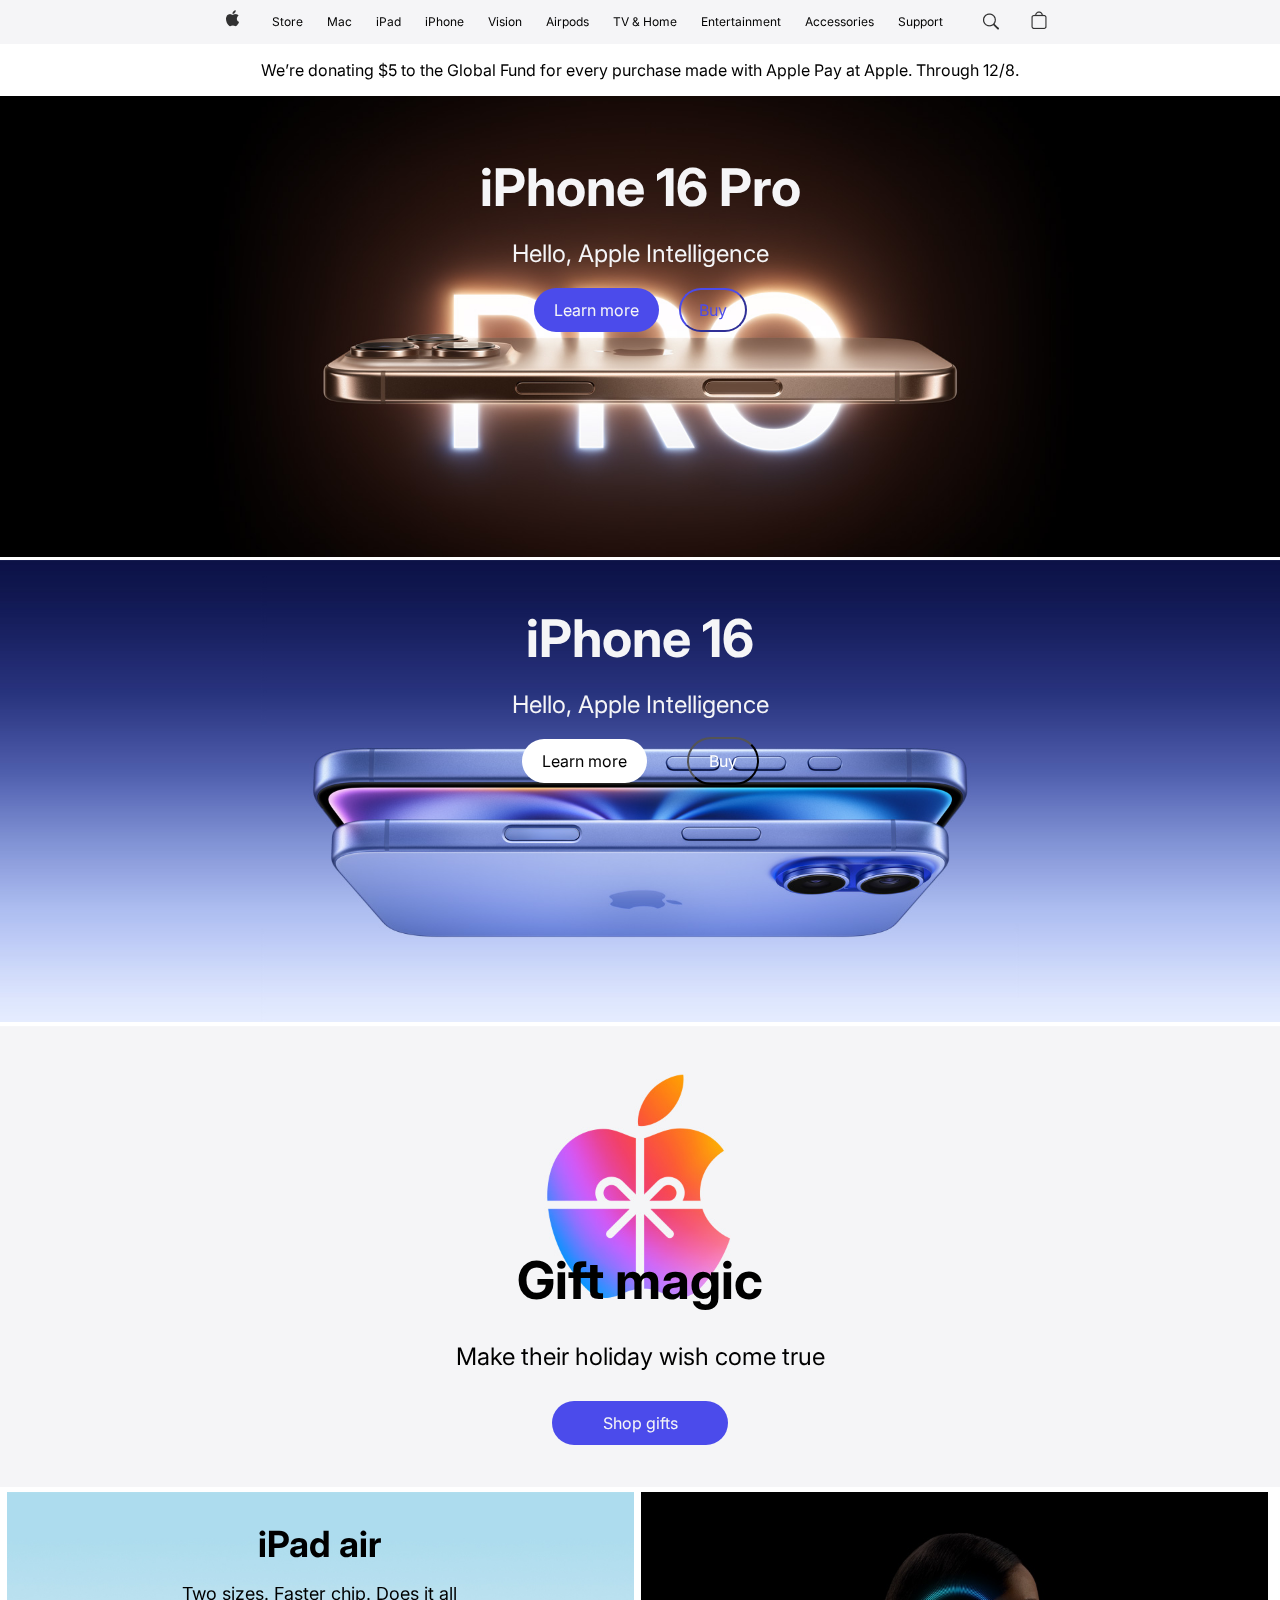
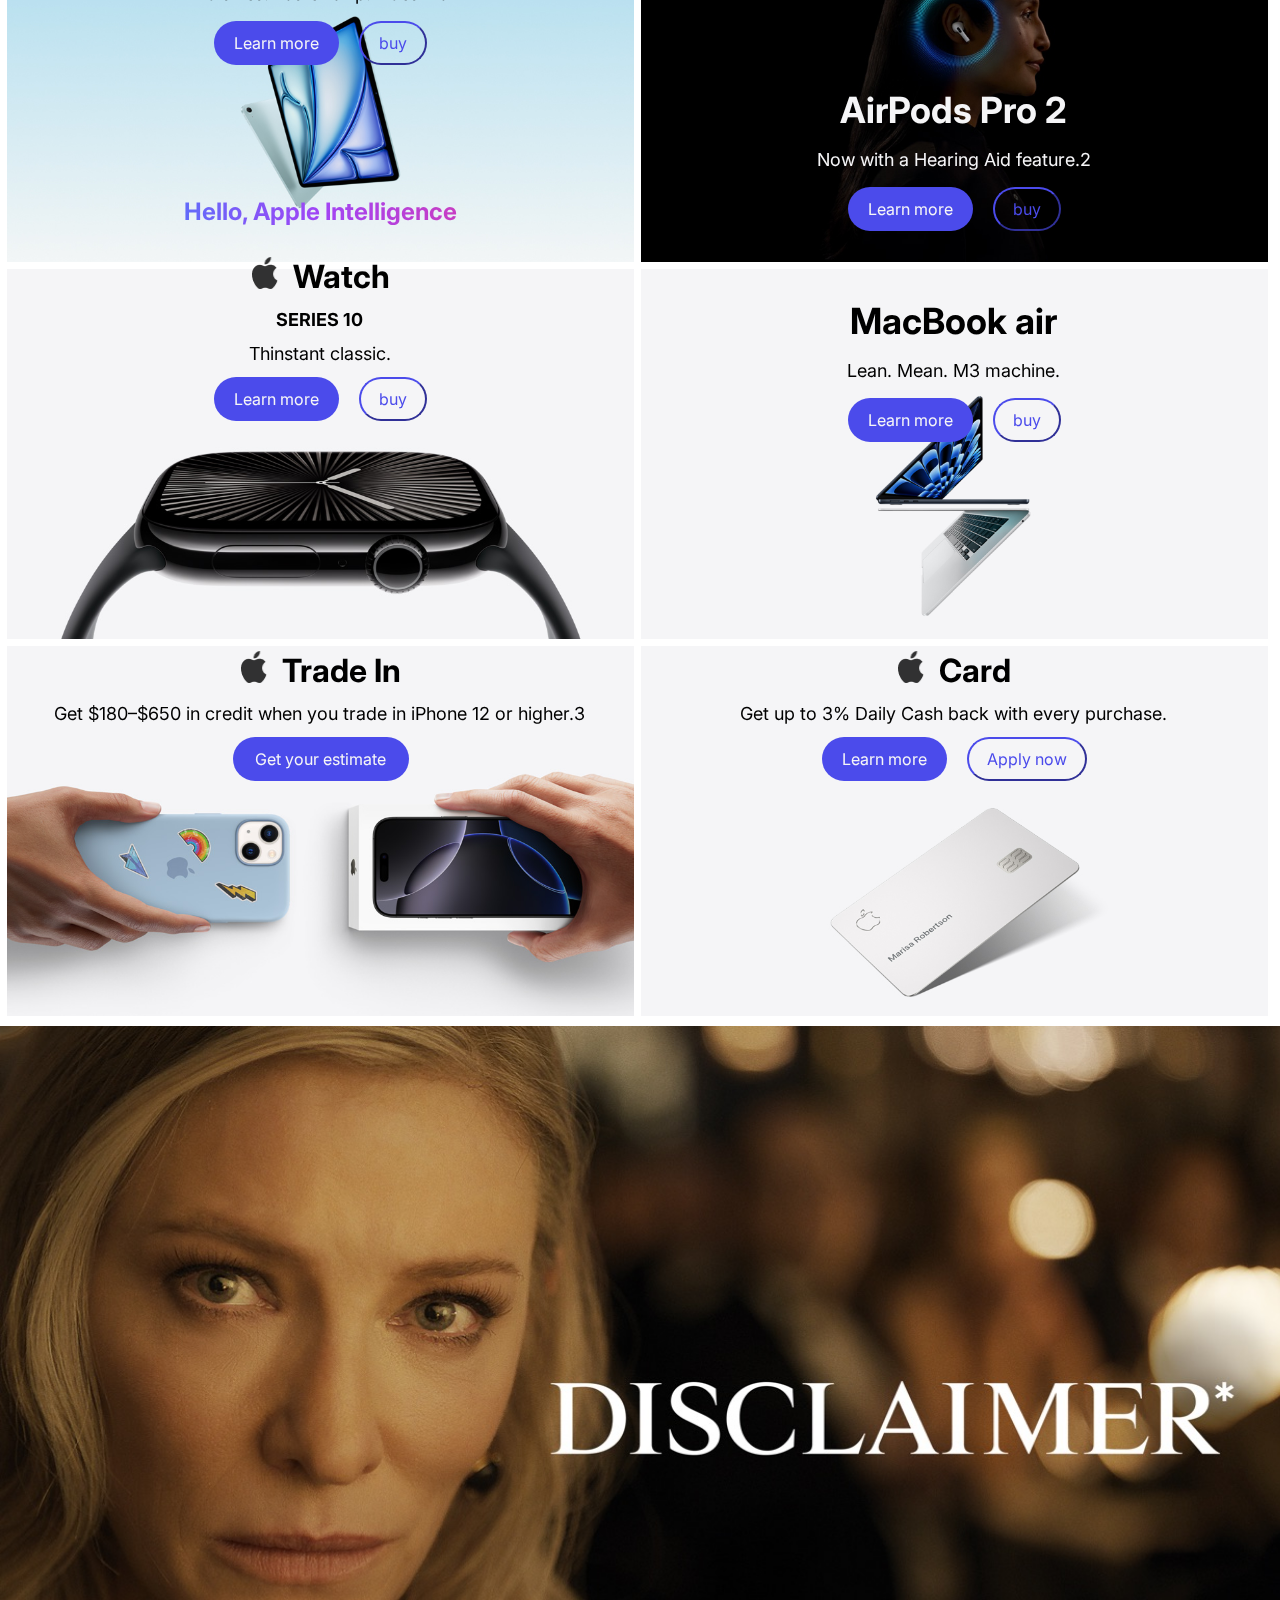
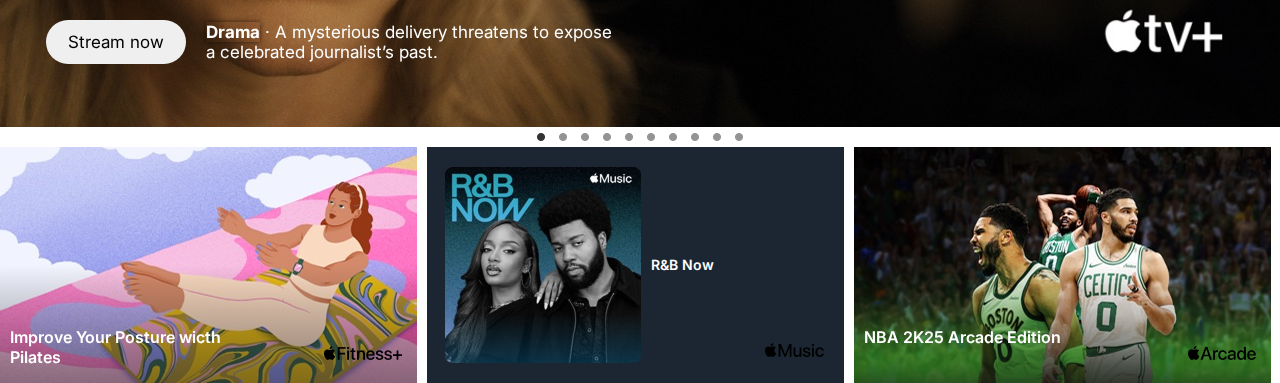
<file: index.html>
<!DOCTYPE html>
<html lang="en">
  <head>
    <meta charset="UTF-8" />
    <title>Project2</title>
    <link rel="preconnect" href="https://fonts.googleapis.com" />
    <link rel="preconnect" href="https://fonts.gstatic.com" crossorigin />
    <link
      href="https://fonts.googleapis.com/css2?family=Bebas+Neue&family=Hanuman:wght@100..900&family=Inter:ital,opsz,wght@0,14..32,100..900;1,14..32,100..900&display=swap"
      rel="stylesheet"
    />
    <link rel="stylesheet" href="project2.css" />
  </head>
  <body>
    <div class="con">
      <div><img src="Item → Link - Apple.png" alt="Apple logo" /></div>
      <a href="project21.html" target="_blank">Store</a>
      <a>Mac</a>
      <a>iPad</a>
      <a>iPhone</a>
      <a>Vision</a>
      <a>Airpods</a>
      <a>TV & Home</a>
      <a>Entertainment</a>
      <a>Accessories</a>
      <a>Support</a>
      <div style="display: flex; flex-wrap: nowrap">
        <img src="Item → Button - Search apple.com.png" alt="Search" />
        <img src="Item-2.png" alt="item" />
        <img class="Menu" src="Button - Menu.png" alt="Menu" />
      </div>
    </div>
    <div class="zurag2">
      We’re donating $5 to the Global Fund for every purchase made with
      Apple Pay at Apple. Through 12/8.
    </div>
    <div class="hero">
      <img src="Background.png" alt="Heroimage" />
      <img class="zurag0" src="Figure.png" alt="phonehero" />
      <div class="hero-text1 text1">
        <h1>iPhone 16 Pro</h1>
        <p>Hello, Apple Intelligence</p>
        <div class="hero-butt1">
          <a href="https://www.apple.com/iphone-16-pro/" target="_blank"
            ><button class="butt1">Learn more</button></a
          >
          <a href="https://www.apple.com/shop/buy-iphone/iphone-16-pro"
            ><button class="butt2">Buy</button></a
          >
        </div>
      </div>
    </div>
    <div class="zurag3">
      <img src="Background-2.png" alt="heroimage2" />
      <img class="zurag0" src="Figure-12.png" alt="phonehero" />
      <div class="hero-text1">
        <h1>iPhone 16</h1>
        <p>Hello, Apple Intelligence</p>
        <div class="hero-butt">
          <button class="butt3">Learn more</button>
          <button class="butt4">Buy</button>
        </div>
      </div>
    </div>
    <div class="zurag4">
      <img src="Figure0.png" alt="apple" />
      <div class="hero-text9">
        <h1>Gift magic</h1>
        <p>Make their holiday wish come true</p>
        <div class="hero-butt2">
          <button class="butt9">Shop gifts</button>
        </div>
      </div>
    </div>
    <div class="zurag6">
      <img src="Figure-2.png" alt="appleimage" />
      <div class="hero-text1" style="margin-top: 40px">
        <h1 style="color: black">iPad air</h1>
        <p style="color: black">Two sizes. Faster chip. Does it all</p>

        <div class="hero-butt1">
          <button class="butt1">Learn more</button
          ><button class="butt2">buy</button>
        </div>
      </div>
      <h2>Hello, Apple Intelligence</h2>
    </div>
    <div class="zurag5">
      <div class="z5">
        <div class="z6 q1">
          <img class="er" src="Figure-2.png" alt="appleimage" />
          <div class="z7">
            <h1>iPad air</h1>
            <p>Two sizes. Faster chip. Does it all</p>

            <div class="hero-butt1">
              <button class="butt1">Learn more</button
              ><button class="butt2">buy</button>
            </div>
          </div>
          <h2>Hello, Apple Intelligence</h2>
        </div>
        <div class="z6 qw">
          <img class="er" src="Figure-8.png" alt="appleimage" />
          <div class="z8">
            <h1>AirPods 4</h1>
            <p>
              Iconic. Now supersonic.<br />
              Available with Active Noise <br />Cancellation.
            </p>
            <div class="hero-butt1">
              <button class="butt1">Learn more</button
              ><button class="butt2">buy</button>
            </div>
          </div>
        </div>
        <div class="z6 q1">
          <img class="er" src="Figure-3.png" alt="appleimage" />
          <div class="z8">
            <h1>AirPods Pro 2</h1>
            <p>Now with a Hearing Aid feature.2</p>
            <div class="hero-butt1">
              <button class="butt1">Learn more</button
              ><button class="butt2">buy</button>
            </div>
          </div>
        </div>
        <div class="z6 qw">
          <img class="er ra" src="Figure-4.png" alt="appleimage" />
          <img class="ar" src="Figure-9.png" alt="appleimage" />
          <div class="z9">
            <div class="op">
              <img class="sda" src="Vector.png" alt="appleicon" />
              <h1>Watch</h1>
            </div>
            <h2>SERIES 10</h2>
            <p>Thinstant classic.</p>
            <div class="hero-butt1">
              <button class="butt1">Learn more</button
              ><button class="butt2">buy</button>
            </div>
          </div>
        </div>
      </div>
      <div class="z5">
        <div class="z6 q1">
          <img class="er ra" src="Figure-4.png" alt="appleimage" />
          <img class="ar" src="Figure-9.png" alt="appleimage" />
          <div class="z9">
            <div class="op">
              <img class="sda" src="Vector.png" alt="appleicon" />
              <h1>Watch</h1>
            </div>
            <h2>SERIES 10</h2>
            <p>Thinstant classic.</p>
            <div class="hero-butt1">
              <button class="butt1">Learn more</button
              ><button class="butt2">buy</button>
            </div>
          </div>
        </div>
        <div class="z6">
          <img class="er" src="Figure-5.png" alt="appleimage" />
          <div class="z7">
            <h1>MacBook air</h1>
            <p>Lean. Mean. M3 machine.</p>
            <div class="hero-butt1">
              <button class="butt1">Learn more</button
              ><button class="butt2">buy</button>
            </div>
          </div>
        </div>
        <div class="z6 qw">
          <img class="er" src="Figure-11.png" alt="appleimage" />
          <div class="z7">
            <h1>Apple for<br />Small Business</h1>
            <p>
              Hardware, software, and<br />
              expert help - all in one place.
            </p>
            <div class="hero-butt2">
              <button class="butt9">Learn more</button>
            </div>
          </div>
        </div>
      </div>
      <div class="z5">
        <div class="z6 qw">
          <img class="er" src="Figure-13.png" alt="appleimage" />
          <div class="z8">
            <h1 style="color: black">Carrier deals at apple</h1>
            <p style="color: black">
              Get up to $1000 in credit on<br />
              a new iPhone. Trade-in may<br />
              be required.
            </p>
            <div class="hero-butt2">
              <button class="butt9">Find your deal</button>
            </div>
          </div>
        </div>
        <div class="z6">
          <img class="er" src="Figure-6.png" alt="appleimage" />
          <div class="z9">
            <div class="op">
              <img class="sda" src="Vector.png" alt="appleicon" />
              <h1>Trade In</h1>
            </div>
            <p>
              Get $180–$650 in credit when you trade in iPhone 12 or higher.3
            </p>
            <div class="hero-butt2">
              <button class="butt9">Get your estimate</button>
            </div>
          </div>
        </div>
        <div class="z6 q1">
          <img class="er" src="Figure-7.png" alt="appleimage" />
          <div class="z9">
            <div class="op">
              <img class="sda" src="Vector.png" alt="appleicon" />
              <h1>Card</h1>
            </div>
            <p>Get up to 3% Daily Cash back with every purchase.</p>
            <div class="hero-butt1">
              <button class="butt1">Learn more</button
              ><button class="butt2">Apply now</button>
            </div>
          </div>
        </div>
      </div>
    </div>
    <div class="wer">
      <div class="wer-item">
        <img src="a71fa31c036fa4ebdb97754279e6264a8511c26a.jpg" alt="tvshow" />
        <div>
          <button>Stream now</button>
          <p>
            <span class="span">Drama</span> · A mysterious delivery threatens to
            expose <br />a celebrated journalist’s past.
          </p>
        </div>
      </div>
      <div class="wer-item">
        <img src="Link-2.png" alt="tvshow" />
        <div>
          <button>Stream now</button>
          <p>
            <span class="span">Comedy</span> · Will they make history…or fake
            it?
          </p>
        </div>
      </div>
      <div class="wer-item">
        <img src="a96232d2cffc7341eddba9393942d27673a1bb78.jpg" alt="tvshow" />
        <div>
          <button>Stream now</button>
          <p>
            <span class="span">Comedy</span> · unfiltered, brutal honesty. Will
            it make things <br />better—or unleash uproarious chaos?
          </p>
        </div>
      </div>
      <div class="wer-item">
        <img src="a2910507b2695f15461b90524398a9c6be1c105c.jpg" alt="tvshow" />
        <div>
          <button>Stream now</button>
          <p>
            <span class="span">Comedy</span> · What he lacks in knowledge, he
            makes up <br />for with optimism...and biscuits.
          </p>
        </div>
      </div>
      <div class="wer-item">
        <img src="a0a4904b12a737796ecab3d5be6082e69c945227.jpg" alt="tvshow" />
        <div>
          <button>Stream now</button>
          <p>
            <span class="span">Drama</span> · Saoirse Ronan stars in a wartime
            family epic <br />from director Steve McQueen.
          </p>
        </div>
      </div>
      <div class="wer-item">
        <img src="f8cc6053a339d895af1d1d416ffb726b4e16e56c.jpg" alt="tvshow" />
        <div>
          <button>Stream now</button>
          <p>
            <span class="span">Science fiction and mystery</span> · In a ruined
            and toxic future,<br />engineer Juliette starts to uncover
            shocking<br />
            secrets and the truth about the silo.
          </p>
        </div>
      </div>
      <div class="wer-item">
        <img src="47468ddb35959676fb59dde6d410b27386171dd5.jpg" alt="tvshow" />
        <div>
          <button>Stream now</button>
          <p>
            <span class="span">Dark Comedy</span> · Something turns their lives
            upside down and <br />tests their bond like nothing before.
          </p>
        </div>
      </div>
      <div class="wer-item">
        <img src="d5ea1356134120f8054003d63b2502d34b2f8a8e.jpg" alt="tvshow" />
        <div>
          <button>Stream now</button>
          <p>
            <span class="span">A Documantry</span> · In the wake of the
            Taliban’s return to power, <br />a group of Kabul women lead a
            revolutionary <br />fight for their rights—and their lives.
          </p>
        </div>
      </div>
      <div class="wer-item">
        <img src="6a4d659ca96b979c68a5f309252665e1ed1a59ee.jpg" alt="tvshow" />
        <div>
          <button>Stream now</button>
          <p>
            <span class="span">Cartoon</span> · The camp may be forced to close,
            they team up to <br />save it so more kids can make their own
            special memories.
          </p>
        </div>
      </div>
      <div class="wer-item">
        <img src="05f0f6c4e6bb2fd66f27e2e33347b79356f1a761.jpg" alt="tvshow" />
        <div>
          <button>Stream now</button>
          <p>
            <span class="span">Drama</span> · The notorious Jackson Lamb
            navigate the espionage <br />world’s smoke and mirrors to defend
            England from sinister forces.
          </p>
        </div>
      </div>
    </div>
    <div class="zx"><img src="Tablist.png" alt="tseguud" /></div>
    <div class="fgh">
      <div class="fgh1">
        <div class="backdiv">
          <img class="back" src="Background-5.png" alt="link" />
          <div class="bdiv">
            <p style="color: white; font-weight: 600">
              Improve Your Posture wicth<br />Pilates
            </p>
          </div>
        </div>
        <div class="Background-div" style="background: #1b2632">
          <img class="backgroundimg" src="Image.png" alt="link" />
          <div class="fgh-div">
            <p class="fgh-ug">R&B Now</p>
          </div>
          <img class="applepre" src="Vector-4.png" alt="apple" />
        </div>
        <div class="backdiv">
          <img class="back" src="Background-7.png" alt="link" />
          <div class="bdiv">
            <p style="color: white; font-weight: 600">
              NBA 2K25 Arcade Edition
            </p>
          </div>
        </div>
        <div class="backdiv">
          <img class="back" src="Background-8.png" alt="link" />
          <div class="bdiv">
            <p style="color: white; font-weight: 600">Strength with Kim</p>
          </div>
        </div>
        <div class="Background-div" style="background: #ebb799">
          <img
            class="backgroundimg"
            src="7255cf7cc234a1b7a495df7e34033187a858d846.jpg"
            alt="link"
          />
          <div class="fgh-div">
            <p class="fgh-ug">just listen</p>
          </div>
          <img class="applepre" src="Vector-4.png" alt="apple" />
        </div>
        <div class="backdiv">
          <img class="back" src="Background-5.png" alt="link" />
          <div class="bdiv">
            <p style="color: white; font-weight: 600">
              Improve Your Posture wicth<br />Pilates
            </p>
          </div>
        </div>
        <div class="Background-div" style="background: #1b2632">
          <img class="backgroundimg" src="Image.png" alt="link" />
          <div class="fgh-div">
            <p class="fgh-ug">R&B Now</p>
          </div>
          <img class="applepre" src="Vector-4.png" alt="apple" />
        </div>
        <div class="backdiv">
          <img class="back" src="Background-7.png" alt="link" />
          <div class="bdiv">
            <p style="color: white; font-weight: 600">
              NBA 2K25 Arcade Edition
            </p>
          </div>
        </div>
        <div class="backdiv">
          <img class="back" src="Background-8.png" alt="link" />
          <div class="bdiv">
            <p style="color: white; font-weight: 600">Strength with Kim</p>
          </div>
        </div>
        <div class="Background-div" style="background: #ebb799">
          <img
            class="backgroundimg"
            src="7255cf7cc234a1b7a495df7e34033187a858d846.jpg"
            alt="link"
          />
          <div class="fgh-div">
            <p class="fgh-ug">just listen</p>
          </div>
          <img class="applepre" src="Vector-4.png" alt="apple" />
        </div>
      </div>
      <img
        class="play"
        src="Button - play the gallery.png"
        alt="play the gallery"
      />
    </div>
  </body>
</html>
</file>
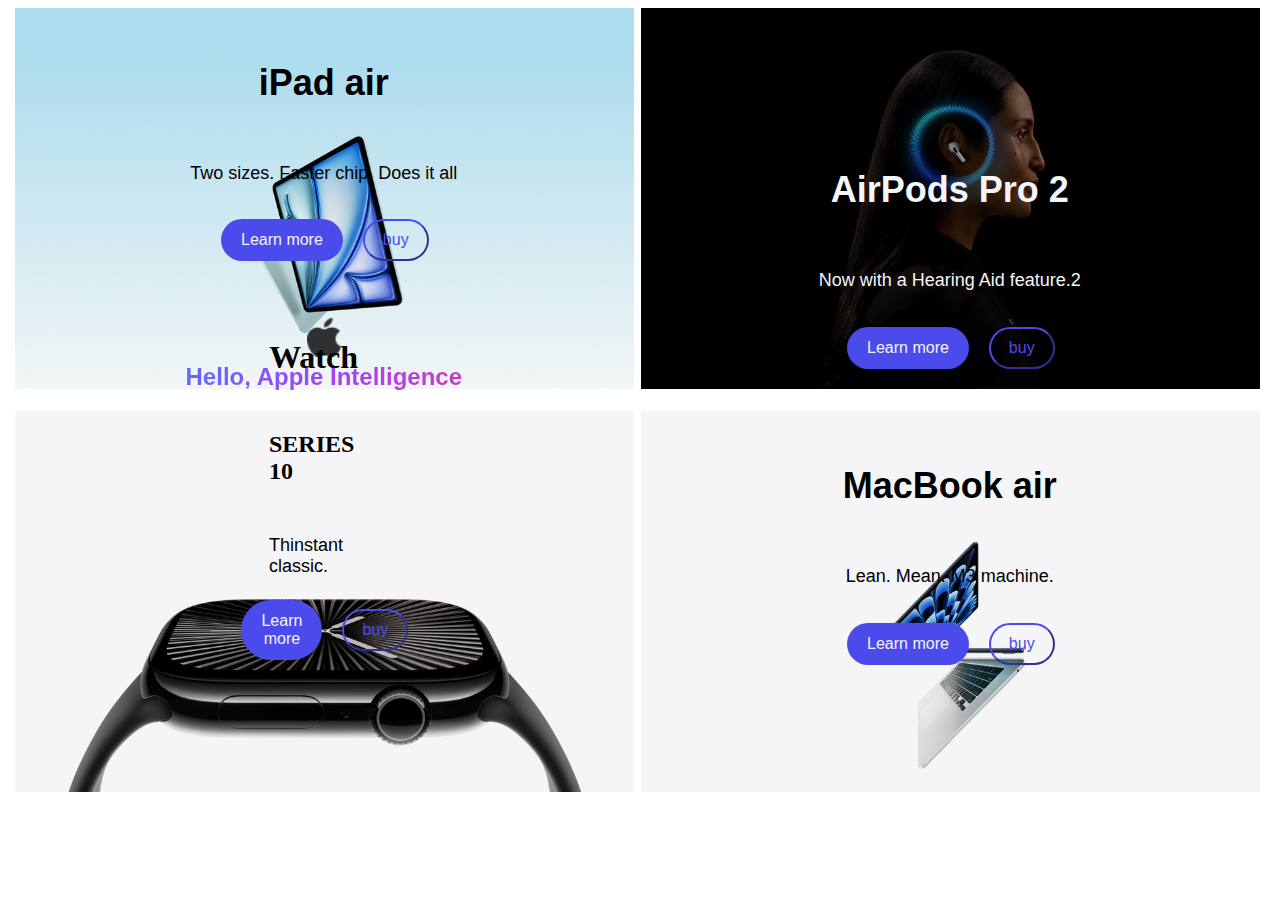
<file: experiment1.html>
<!DOCTYPE html>
<html lang="en">
  <head>
    <meta charset="UTF-8" />
    <meta name="viewport" content="width=device-width, initial-scale=1.0" />
    <title>Document</title>
    <link rel="stylesheet" href="experiment1.css" />
  </head>
  <body>
    <div class="zurag5">
      <div class="z5">
        <div class="z6">
          <img src="Figure-2.png" alt="appleimage" />
          <div class="z7">
            <h1>iPad air</h1>
            <p>Two sizes. Faster chip. Does it all</p>

            <div class="hero-butt1">
              <button>Learn more</button><button>buy</button>
            </div>
            <div class="z0"></div>
            <h2>Hello, Apple Intelligence</h2>
          </div>
        </div>
        <div class="z6">
          <img src="Figure-3.png" alt="appleimage" />
          <div class="z8">
            <h1>AirPods Pro 2</h1>
            <p>Now with a Hearing Aid feature.2</p>
            <div class="hero-butt1">
              <button class="butt1">Learn more</button
              ><button class="butt2">buy</button>
            </div>
          </div>
        </div>
      </div>
      <div class="z5">
        <div class="z6">
          <img src="Figure-4.png" alt="appleimage" />
          <div class="z9">
            <div class="op">
              <img src="Vector.png" alt="appleicon" />
              <h1>Watch</h1>
            </div>
            <h2>SERIES 10</h2>
            <p>Thinstant classic.</p>
            <div class="hero-butt1">
              <button>Learn more</button><button>buy</button>
            </div>
          </div>
        </div>
        <div class="z6">
          <img src="Figure-5.png" alt="appleimage" />
          <div class="z7">
            <h1>MacBook air</h1>
            <p>Lean. Mean. M3 machine.</p>
            <div class="hero-butt1">
              <button>Learn more</button><button>buy</button>
            </div>
          </div>
        </div>
      </div>
    </div>
  </body>
</html>
</file>
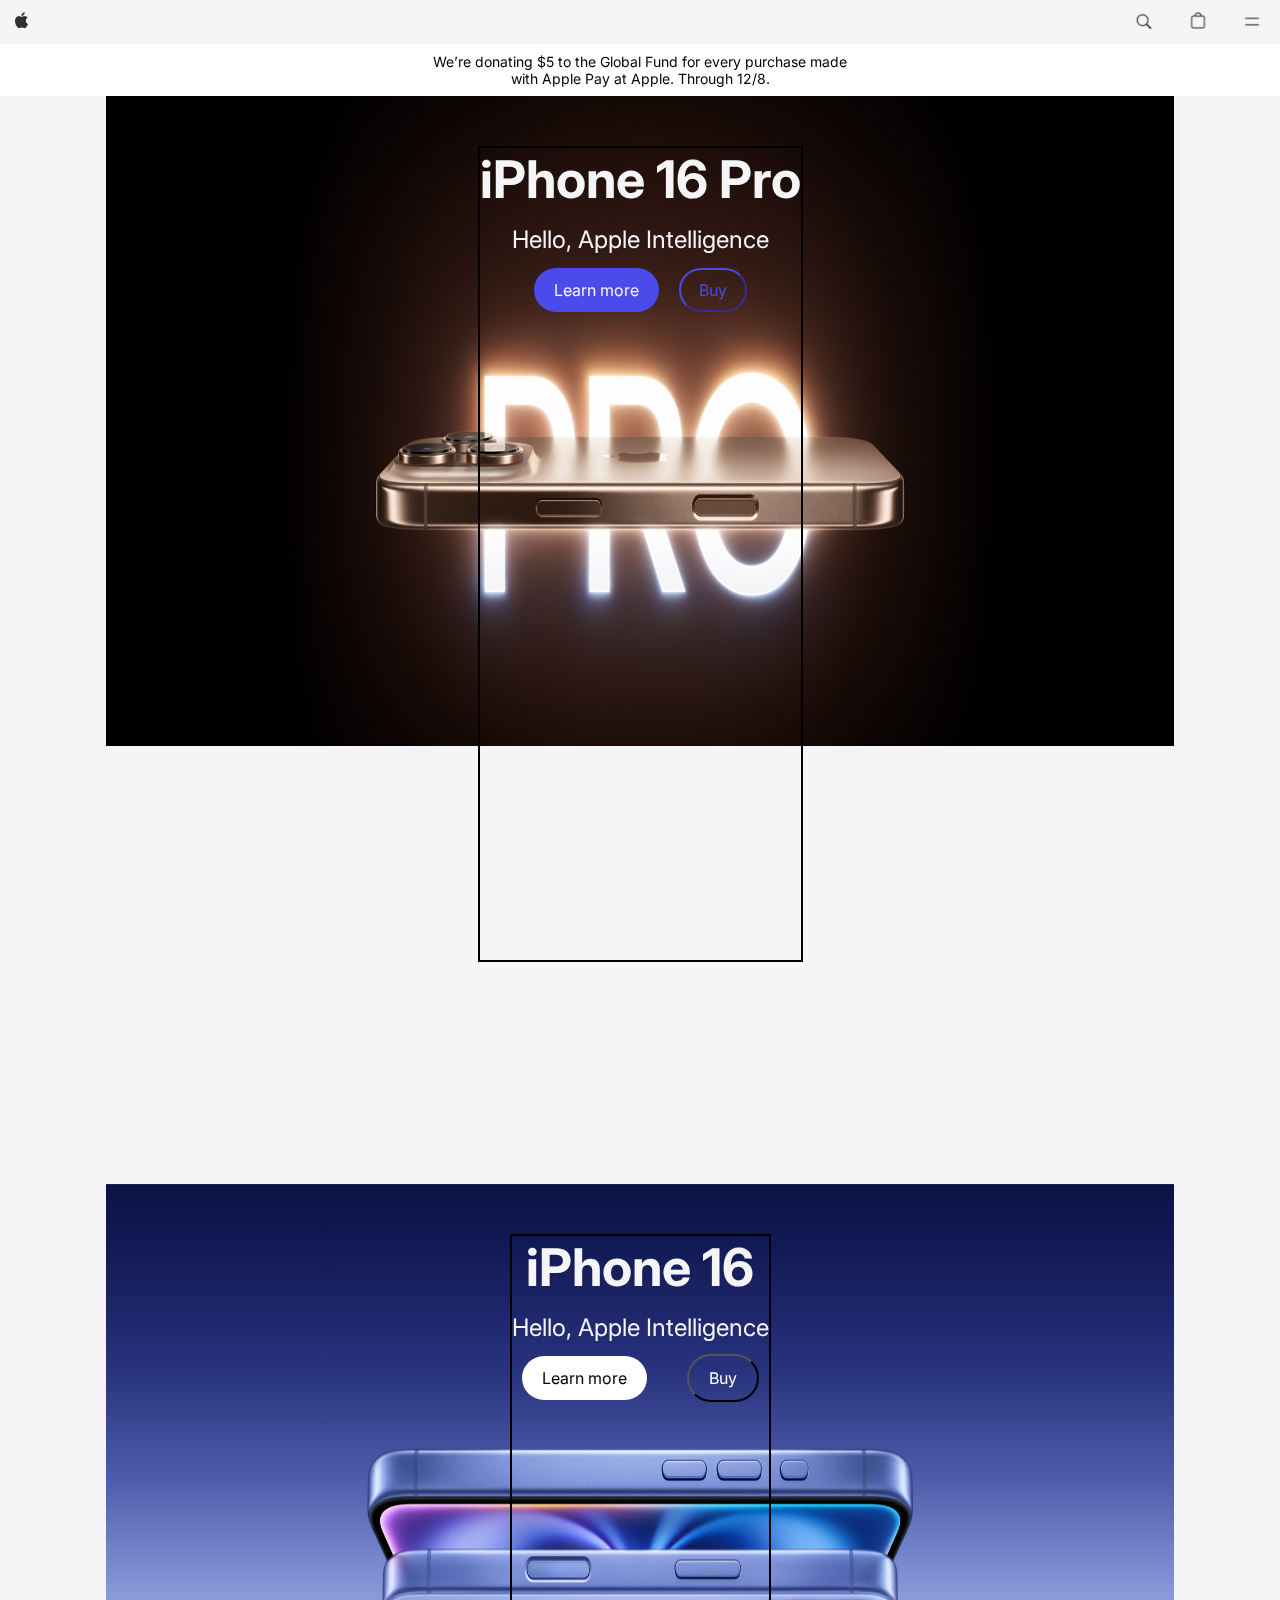
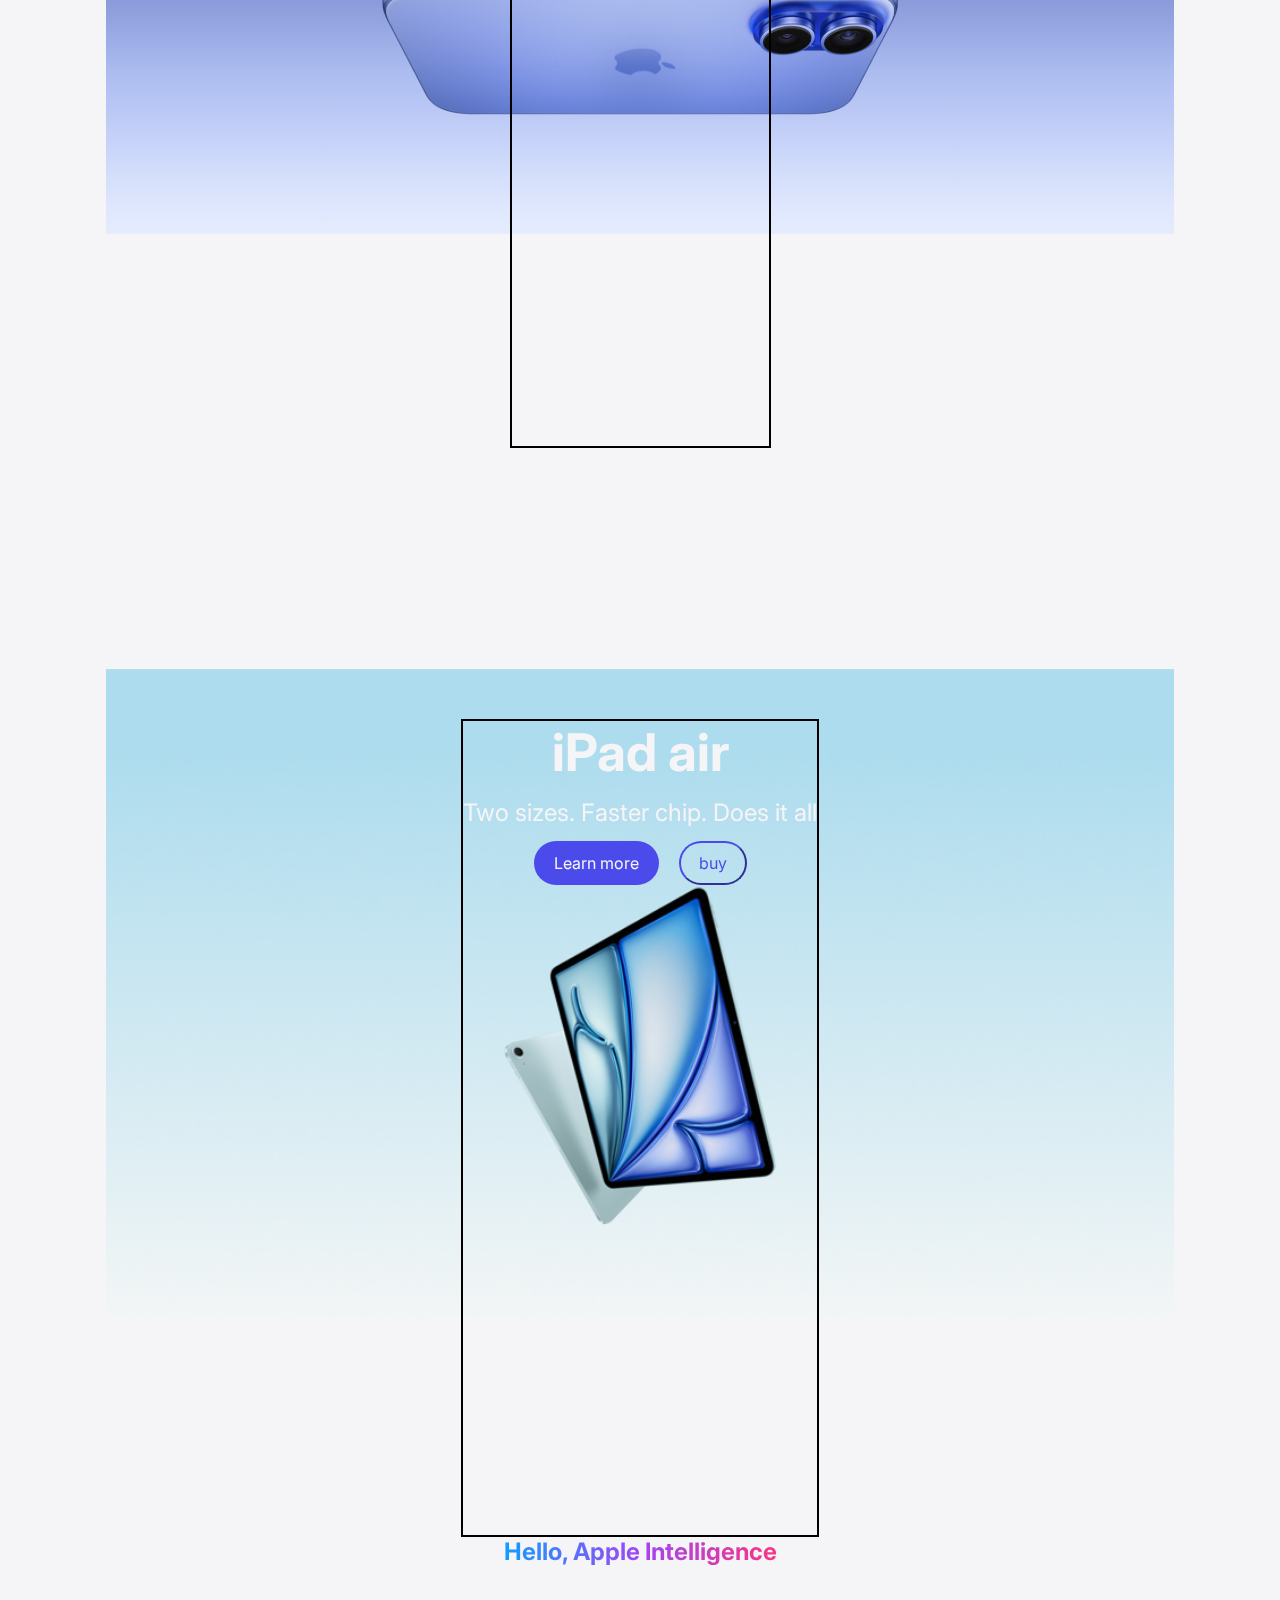
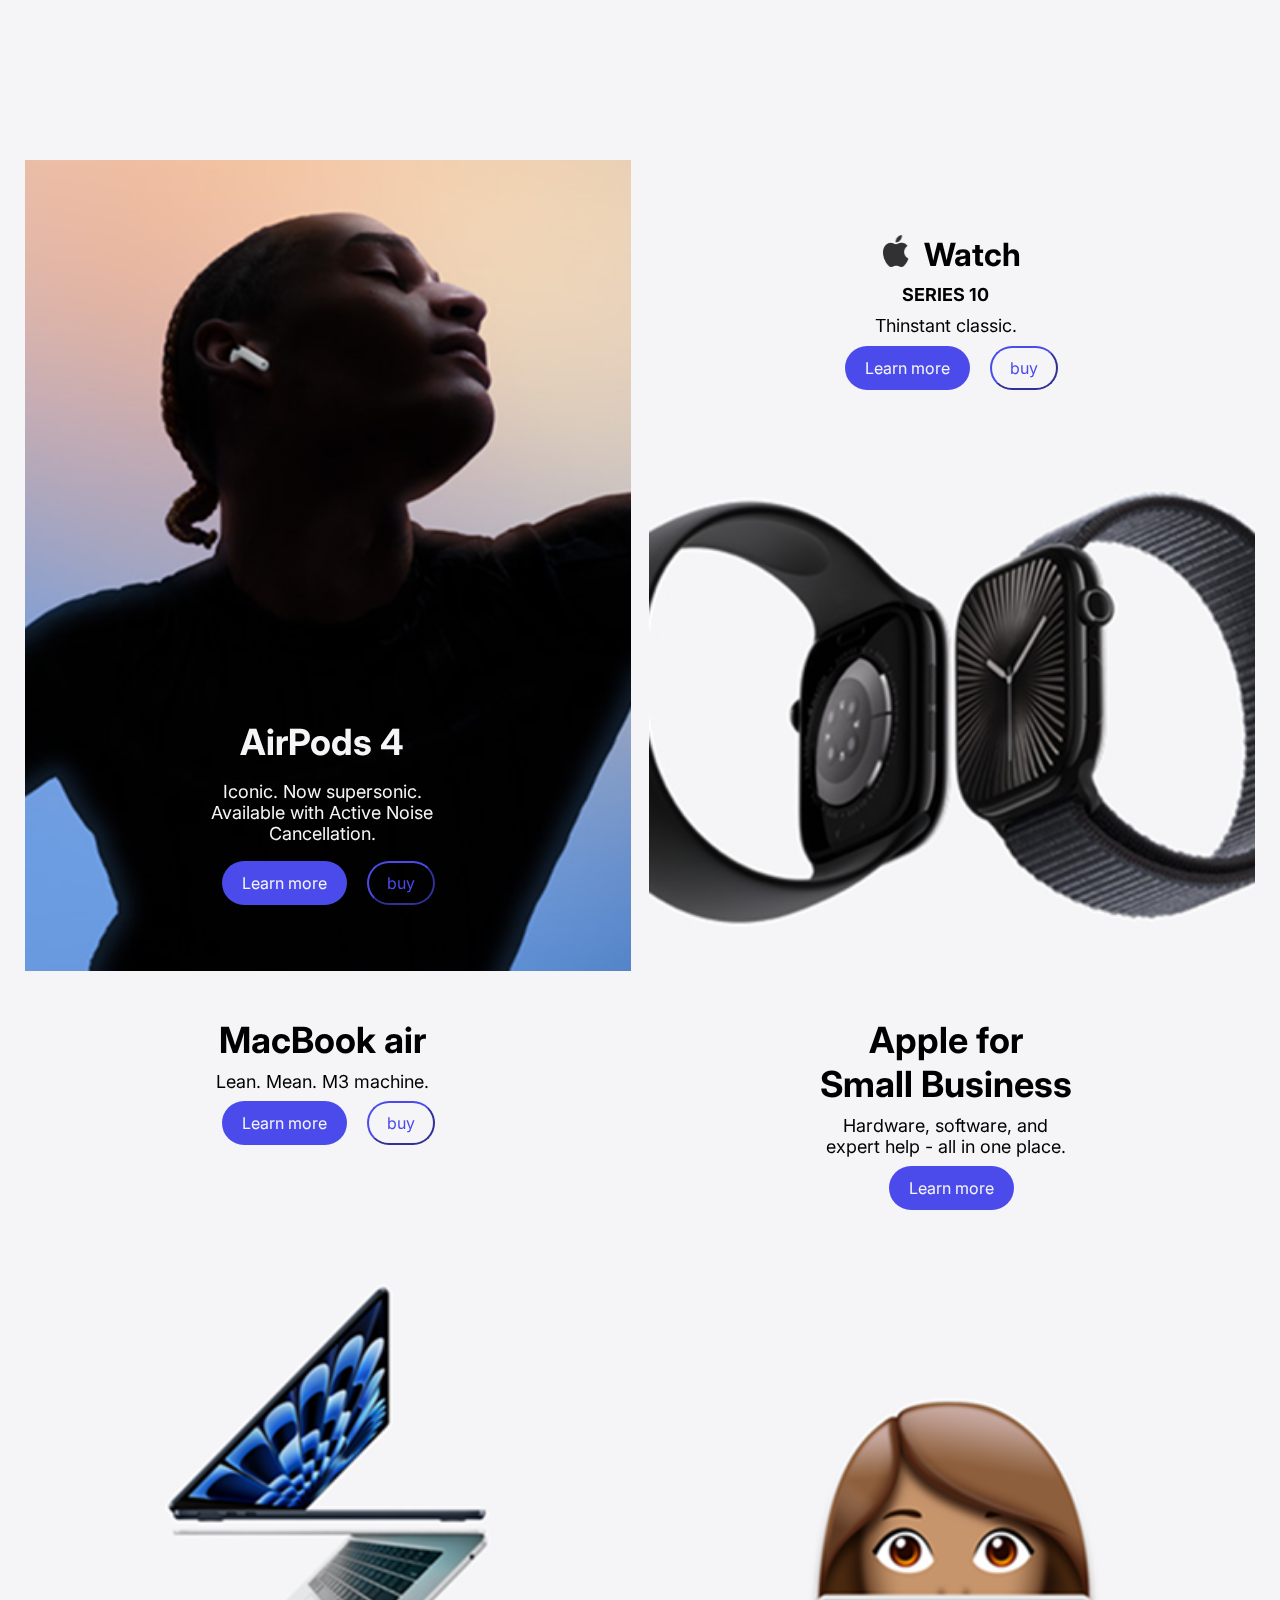
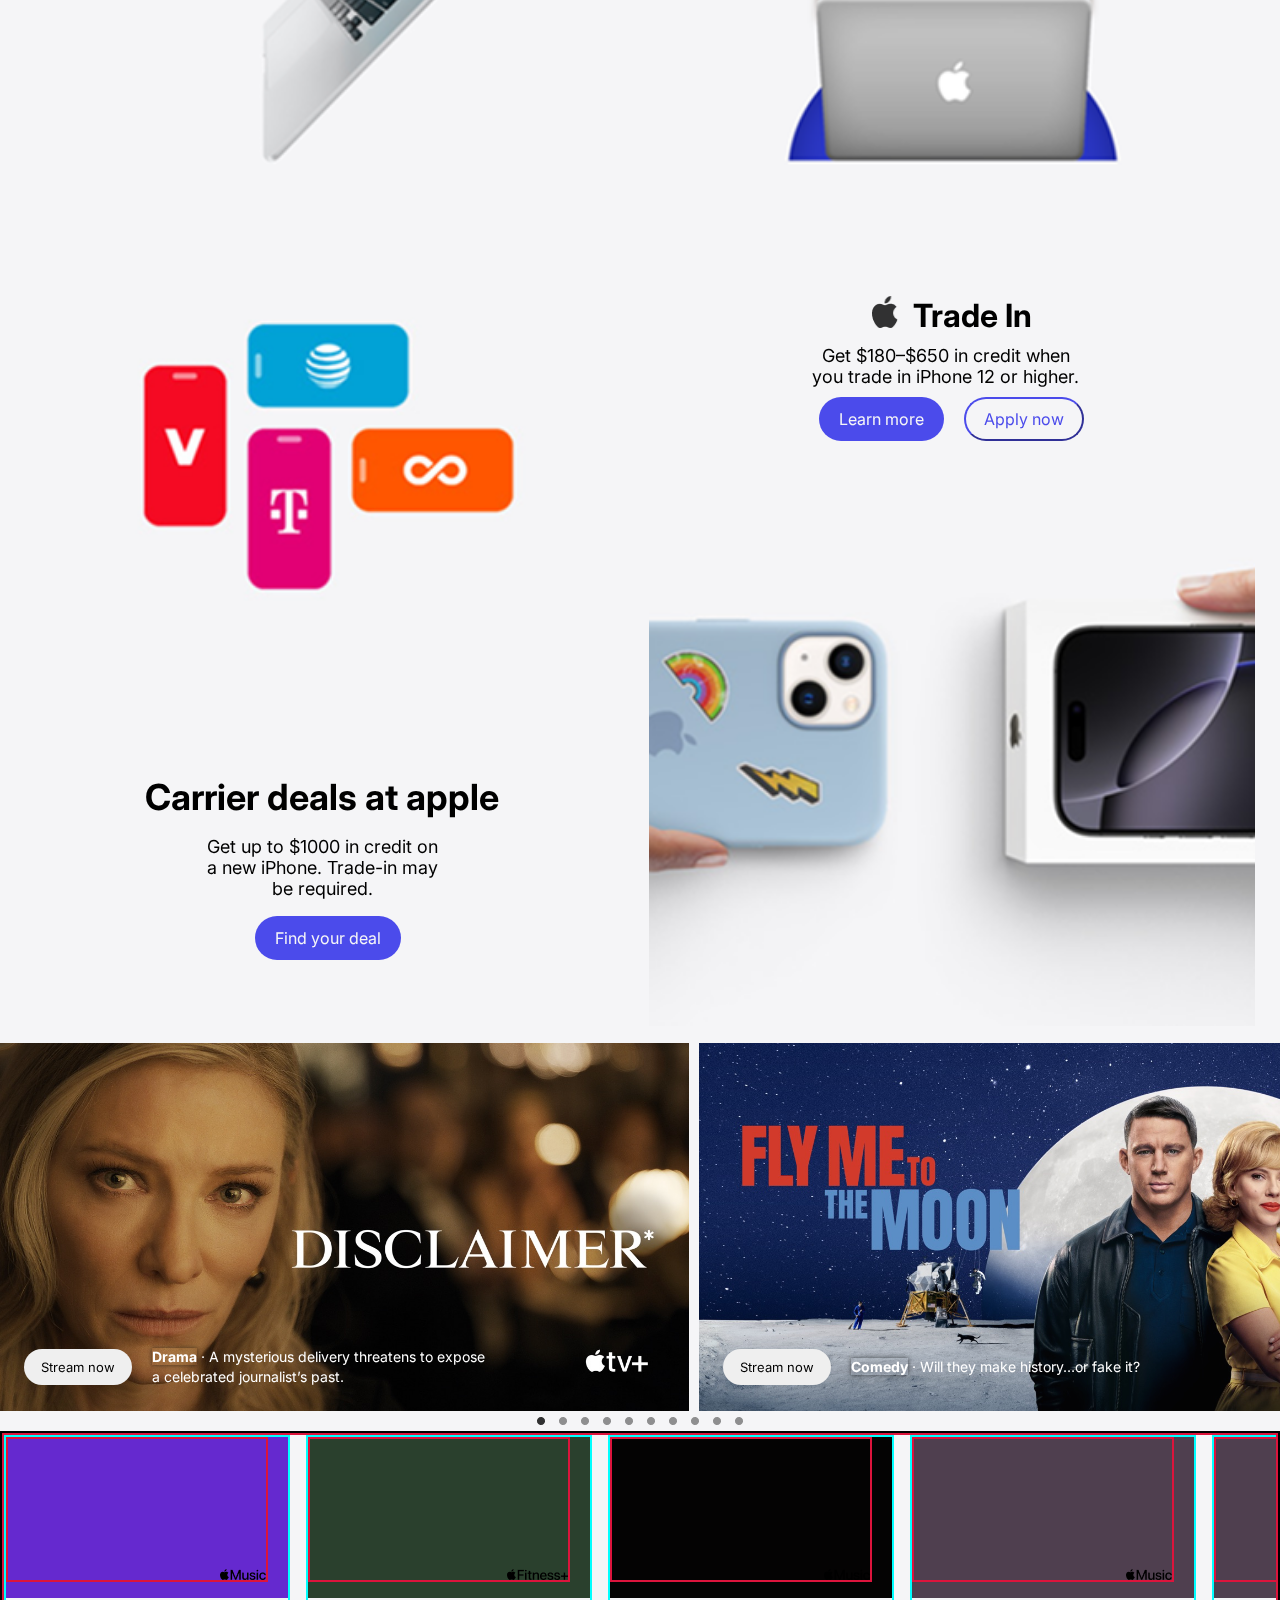
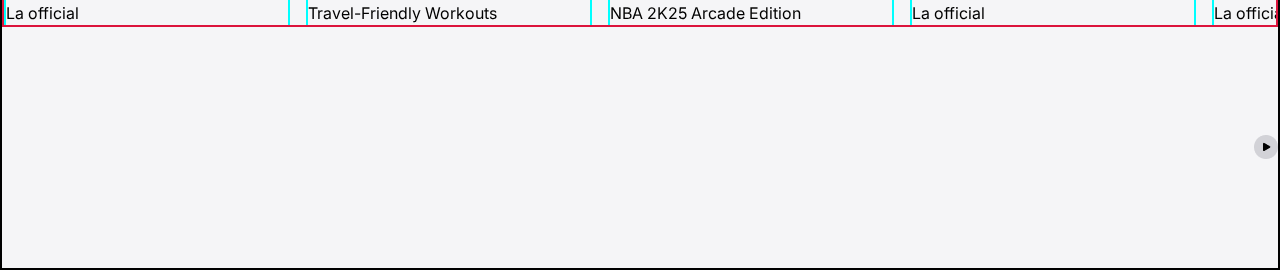
<file: projec 2 exp.html>
<!DOCTYPE html>
<html lang="en">
  <head>
    <meta charset="UTF-8" />
    <title>Project2exp</title>
    <link rel="preconnect" href="https://fonts.googleapis.com" />
    <link rel="preconnect" href="https://fonts.gstatic.com" crossorigin />
    <link
      href="https://fonts.googleapis.com/css2?family=Bebas+Neue&family=Hanuman:wght@100..900&family=Inter:ital,opsz,wght@0,14..32,100..900;1,14..32,100..900&display=swap"
      rel="stylesheet"
    />
    <link rel="stylesheet" href="projec 2 exp.css" />
  </head>
  <body>
    <div class="con">
      <div style="height: 100%">
        <img src="Item → Link - Apple.png" alt="Apple logo" />
      </div>
      <div>
        <img src="Item → Button - Search apple.com.png" alt="Search" />
        <img src="Item-2.png" alt="item" />
        <img src="Button - Menu.png" alt="Menu" />
      </div>
    </div>
    <div class="zurag2">
      We’re donating $5 to the Global Fund for every purchase made<br />
      with Apple Pay at Apple. Through 12/8.
    </div>
    <div class="hero">
      <img src="Background.png" alt="Heroimage" />
      <div class="hero-text1">
        <h1>iPhone 16 Pro</h1>
        <p>Hello, Apple Intelligence</p>
        <div class="hero-butt1">
          <button>Learn more</button>
          <button>Buy</button>
        </div>
      </div>
    </div>
    <div class="zurag3">
      <img src="Background-2.png" alt="heroimage2" />
      <div class="hero-text1">
        <h1>iPhone 16</h1>
        <p>Hello, Apple Intelligence</p>
        <div class="hero-butt">
          <button class="butt3">Learn more</button>
          <button class="butt4">Buy</button>
        </div>
      </div>
    </div>
    <div class="zurag4">
      <img src="Figure-2.png" alt="apple" />
      <div class="hero-text1">
        <h1>iPad air</h1>
        <p>Two sizes. Faster chip. Does it all</p>
        <div class="hero-butt1">
          <button>Learn more</button><button>buy</button>
        </div>
      </div>
      <h2>Hello, Apple Intelligence</h2>
    </div>
    <div class="zurag5">
      <div class="z5">
        <div class="z6">
          <img class="er" src="Figure-8.png" alt="appleimage" />
          <div class="z8">
            <h1>AirPods 4</h1>
            <p>
              Iconic. Now supersonic.<br />
              Available with Active Noise <br />Cancellation.
            </p>
            <div class="hero-butt1">
              <button class="butt1">Learn more</button
              ><button class="butt2">buy</button>
            </div>
          </div>
        </div>
        <div class="z6">
          <img class="er" src="Figure-9.png" alt="appleimage" />
          <div class="z9">
            <div class="op">
              <img class="sda" src="Vector.png" alt="appleicon" />
              <h1>Watch</h1>
            </div>
            <h2>SERIES 10</h2>
            <p>Thinstant classic.</p>
            <div class="hero-butt1">
              <button>Learn more</button><button>buy</button>
            </div>
          </div>
        </div>
      </div>
      <div class="z5">
        <div class="z6">
          <img class="er" src="Figure-10.png" alt="appleimage" />
          <div class="z7">
            <h1>MacBook air</h1>
            <p>Lean. Mean. M3 machine.</p>
            <div class="hero-butt1">
              <button>Learn more</button><button>buy</button>
            </div>
          </div>
        </div>
        <div class="z6">
          <img class="er" src="Figure-11.png" alt="appleimage" />
          <div class="z7">
            <h1>Apple for<br />Small Business</h1>
            <p>
              Hardware, software, and<br />
              expert help - all in one place.
            </p>
            <div class="hero-butt2">
              <button class="butt9">Learn more</button>
            </div>
          </div>
        </div>
      </div>
      <div class="z5">
        <div class="z6">
          <img class="er" src="Figure-13.png" alt="appleimage" />
          <div class="z8">
            <h1 style="color: black">Carrier deals at apple</h1>
            <p style="color: black">
              Get up to $1000 in credit on<br />
              a new iPhone. Trade-in may<br />
              be required.
            </p>
            <div class="hero-butt2">
              <button class="butt9">Find your deal</button>
            </div>
          </div>
        </div>
        <div class="z6">
          <img class="er" src="Figure-14.png" alt="appleimage" />
          <div class="z9">
            <div class="op">
              <img class="sda" src="Vector.png" alt="appleicon" />
              <h1>Trade In</h1>
            </div>
            <p>
              Get $180–$650 in credit when<br />
              you trade in iPhone 12 or higher.
            </p>
            <div class="hero-butt1">
              <button>Learn more</button><button>Apply now</button>
            </div>
          </div>
        </div>
      </div>
    </div>
    <div class="wer">
      <div class="wer-item">
        <img src="a71fa31c036fa4ebdb97754279e6264a8511c26a.jpg" alt="tvshow" />
        <div>
          <button class="wer-button">Stream now</button>
          <p>
            <span class="span">Drama</span> · A mysterious delivery threatens to
            expose <br />a celebrated journalist’s past.
          </p>
        </div>
      </div>
      <div class="wer-item">
        <img src="Link-2.png" alt="tvshow" />
        <div>
          <button class="wer-button">Stream now</button>
          <p>
            <span class="span">Comedy</span> · Will they make history…or fake
            it?
          </p>
        </div>
      </div>
      <div class="wer-item">
        <img src="a96232d2cffc7341eddba9393942d27673a1bb78.jpg" alt="tvshow" />
        <div>
          <button class="wer-button">Stream now</button>
          <p>
            <span class="span">Comedy</span> · unfiltered, brutal honesty. Will
            it make things <br />better—or unleash uproarious chaos?
          </p>
        </div>
      </div>
      <div class="wer-item">
        <img src="a2910507b2695f15461b90524398a9c6be1c105c.jpg" alt="tvshow" />
        <div>
          <button class="wer-button">Stream now</button>
          <p>
            <span class="span">Comedy</span> · What he lacks in knowledge, he
            makes up <br />for with optimism...and biscuits.
          </p>
        </div>
      </div>
      <div class="wer-item">
        <img src="a0a4904b12a737796ecab3d5be6082e69c945227.jpg" alt="tvshow" />
        <div>
          <button class="wer-button">Stream now</button>
          <p>
            <span class="span">Drama</span> · Saoirse Ronan stars in a wartime
            family epic <br />from director Steve McQueen.
          </p>
        </div>
      </div>
      <div class="wer-item">
        <img src="f8cc6053a339d895af1d1d416ffb726b4e16e56c.jpg" alt="tvshow" />
        <div>
          <button class="wer-button">Stream now</button>
          <p>
            <span class="span">Science fiction and mystery</span> · In a ruined
            and toxic future,<br />engineer Juliette starts to uncover
            shocking<br />
            secrets and the truth about the silo.
          </p>
        </div>
      </div>
      <div class="wer-item">
        <img src="47468ddb35959676fb59dde6d410b27386171dd5.jpg" alt="tvshow" />
        <div>
          <button class="wer-button">Stream now</button>
          <p>
            <span class="span">Dark Comedy</span> · Something turns their lives
            upside down and <br />tests their bond like nothing before.
          </p>
        </div>
      </div>
      <div class="wer-item">
        <img src="d5ea1356134120f8054003d63b2502d34b2f8a8e.jpg" alt="tvshow" />
        <div>
          <button class="wer-button">Stream now</button>
          <p>
            <span class="span">A Documantry</span> · In the wake of the
            Taliban’s return to power, <br />a group of Kabul women lead a
            revolutionary <br />fight for their rights—and their lives.
          </p>
        </div>
      </div>
      <div class="wer-item">
        <img src="6a4d659ca96b979c68a5f309252665e1ed1a59ee.jpg" alt="tvshow" />
        <div>
          <button class="wer-button">Stream now</button>
          <p>
            <span class="span">Cartoon</span> · the camp may be forced to close,
            they team up to <br />save it so more kids can make their own
            special memories.
          </p>
        </div>
      </div>
      <div class="wer-item">
        <img src="05f0f6c4e6bb2fd66f27e2e33347b79356f1a761.jpg" alt="tvshow" />
        <div>
          <button class="wer-button">Stream now</button>
          <p>
            <span class="span">Drama</span> · The notorious Jackson Lamb
            navigate the espionage <br />world’s smoke and mirrors to defend
            England from sinister forces.
          </p>
        </div>
      </div>
    </div>
    <div class="zx"><img src="Tablist.png" alt="tseguud" /></div>
    <div class="fgh">
      <div class="fgh1">
        <div class="fgh2">
          <div style="background: #6529cf">
            <div><img src="Vector-5.png" alt="apple" /></div>
          </div>
          <p>La official</p>
        </div>
        <div class="fgh2">
          <div style="background: #2a402d">
            <div><img src="Vector-6.png" alt="apple" /></div>
          </div>
          <p>Travel-Friendly Workouts</p>
        </div>
        <div class="fgh2">
          <div style="background: #040303">
            <div><img src="Vector-5.png" alt="apple" /></div>
          </div>
          <p>NBA 2K25 Arcade Edition</p>
        </div>
        <div class="fgh2">
          <div style="background: #4f3f4f">
            <div><img src="Vector-5.png" alt="apple" /></div>
          </div>
          <p>La official</p>
        </div>
        <div class="fgh2">
          <div style="background: #4f3f4f">
            <div><img src="Vector-5.png" alt="apple" /></div>
          </div>
          <p>La official</p>
        </div>
        <div class="fgh2">
          <div style="background: #4f3f4f">
            <div><img src="Vector-5.png" alt="apple" /></div>
          </div>
          <p>La official</p>
        </div>
        <div class="fgh2">
          <div style="background: #4f3f4f">
            <div><img src="Vector-5.png" alt="apple" /></div>
          </div>
          <p>La official</p>
        </div>
        <div class="fgh2">
          <div style="background: #4f3f4f">
            <div><img src="Vector-5.png" alt="apple" /></div>
          </div>
          <p>La official</p>
        </div>
        <div class="fgh2">
          <div style="background: #4f3f4f">
            <div><img src="Vector-5.png" alt="apple" /></div>
          </div>
          <p>La official</p>
        </div>
        <div class="fgh2">
          <div style="background: #4f3f4f">
            <div><img src="Vector-5.png" alt="apple" /></div>
          </div>
          <p>La official</p>
        </div>
        <div class="fgh2">
          <div style="background: #4f3f4f">
            <div><img src="Vector-5.png" alt="apple" /></div>
          </div>
          <p>La official</p>
        </div>
        <div class="fgh2">
          <div style="background: #4f3f4f">
            <div><img src="Vector-5.png" alt="apple" /></div>
          </div>
          <p>La official</p>
        </div>
      </div>
      <img
        class="play"
        src="Button - play the gallery.png"
        alt="play the gallery"
      />
    </div>
  </body>
</html>
</file>
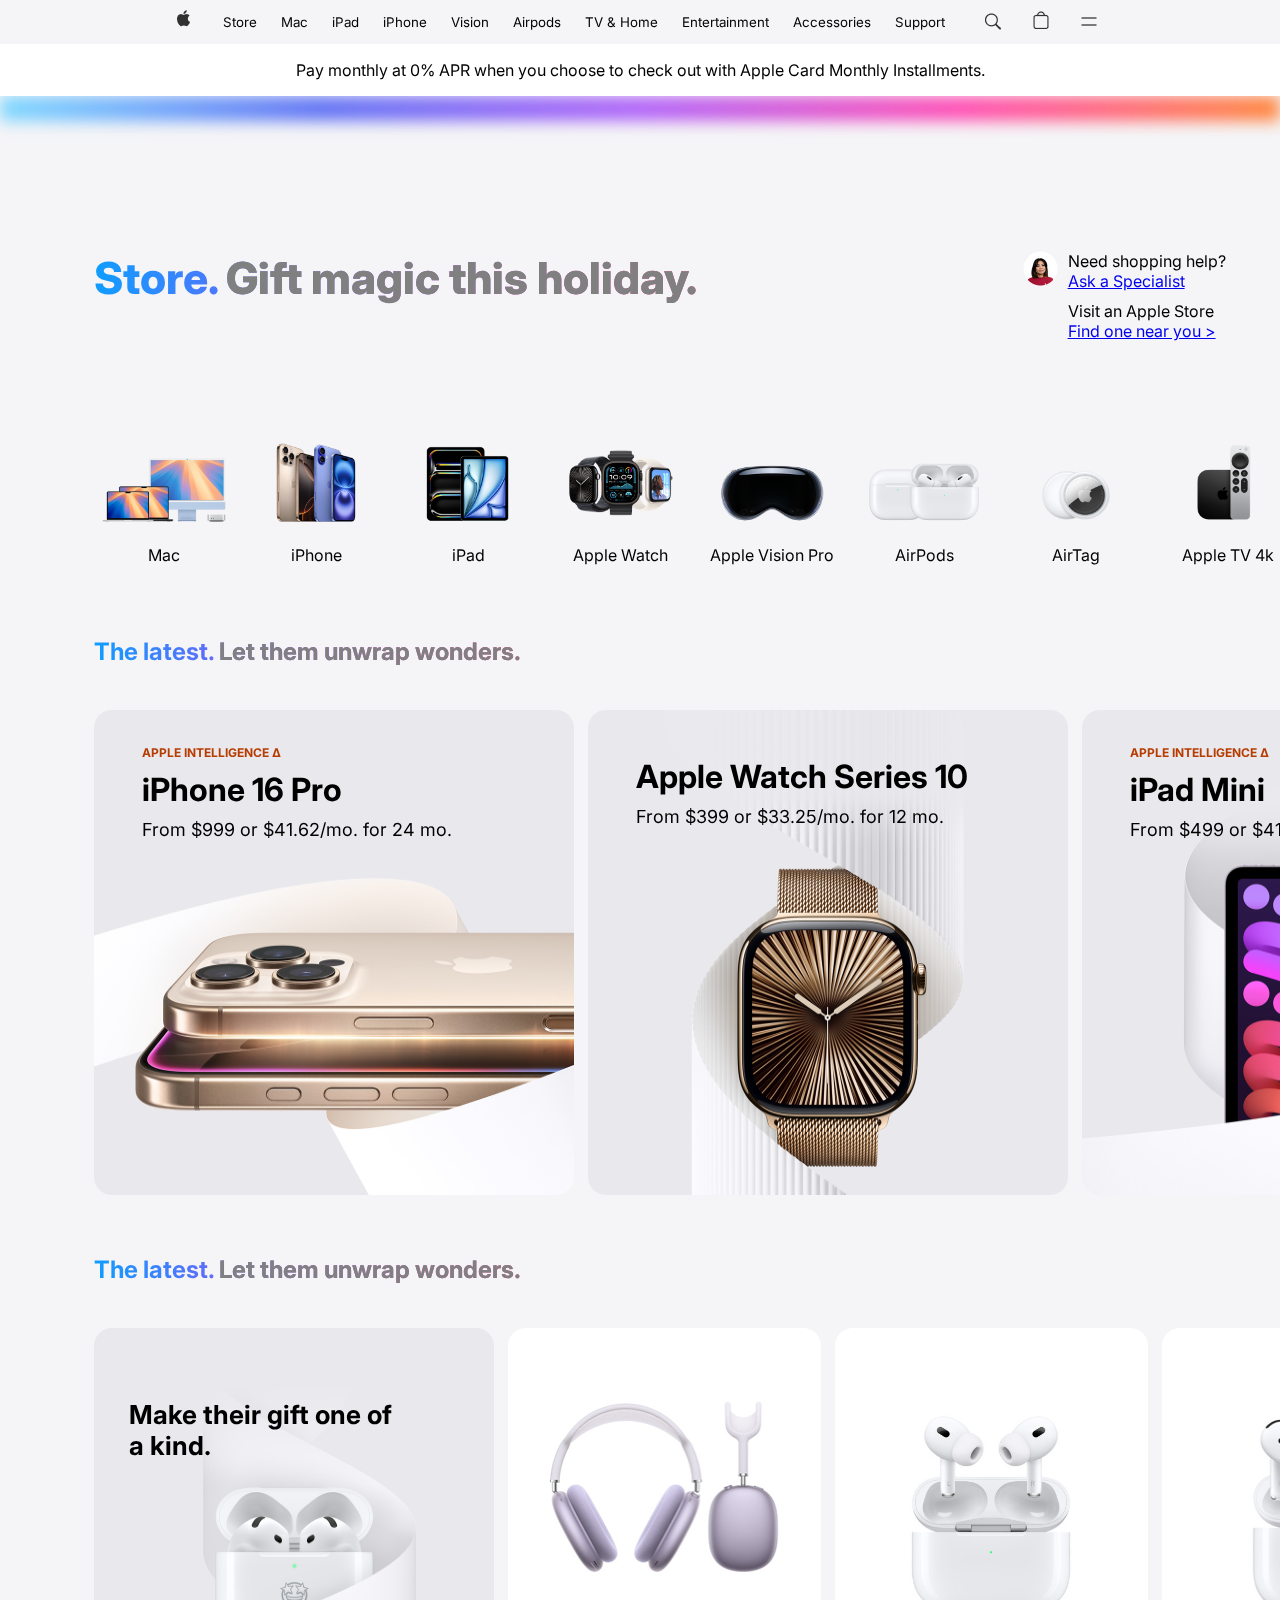
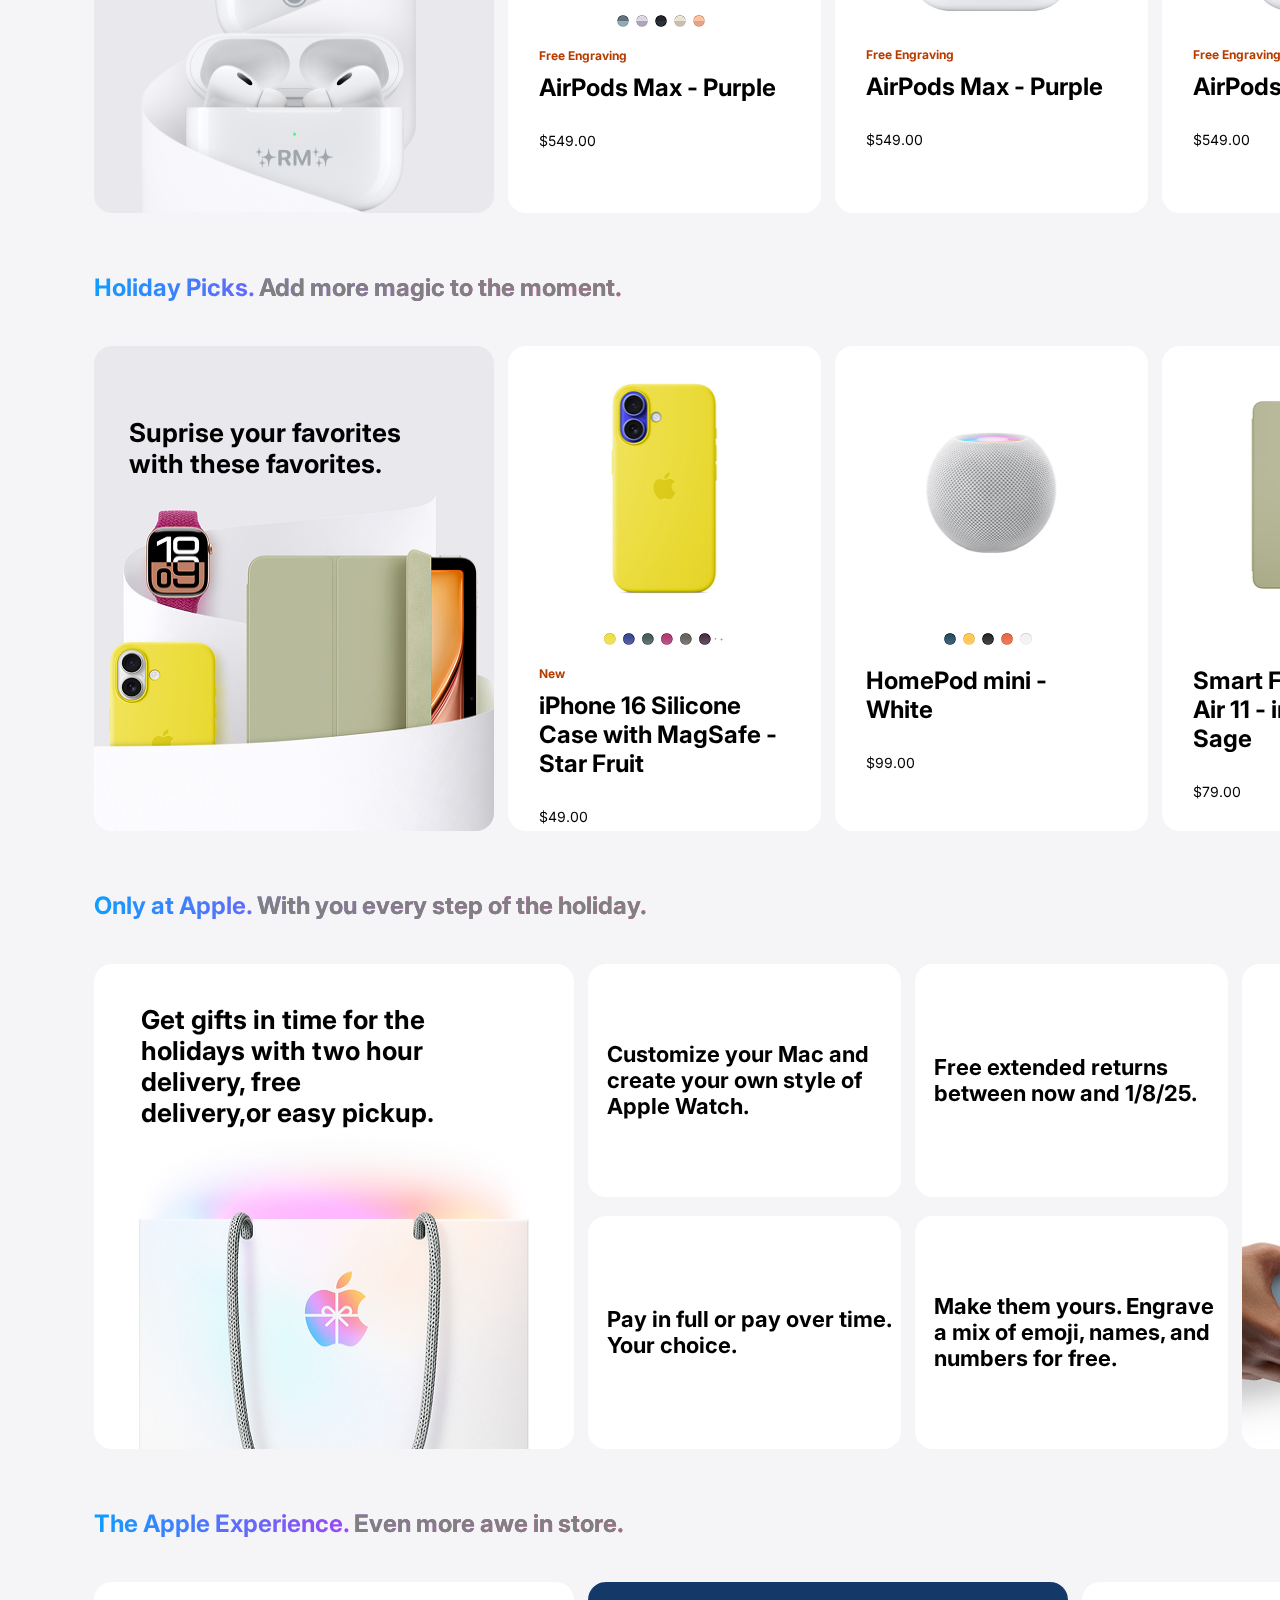
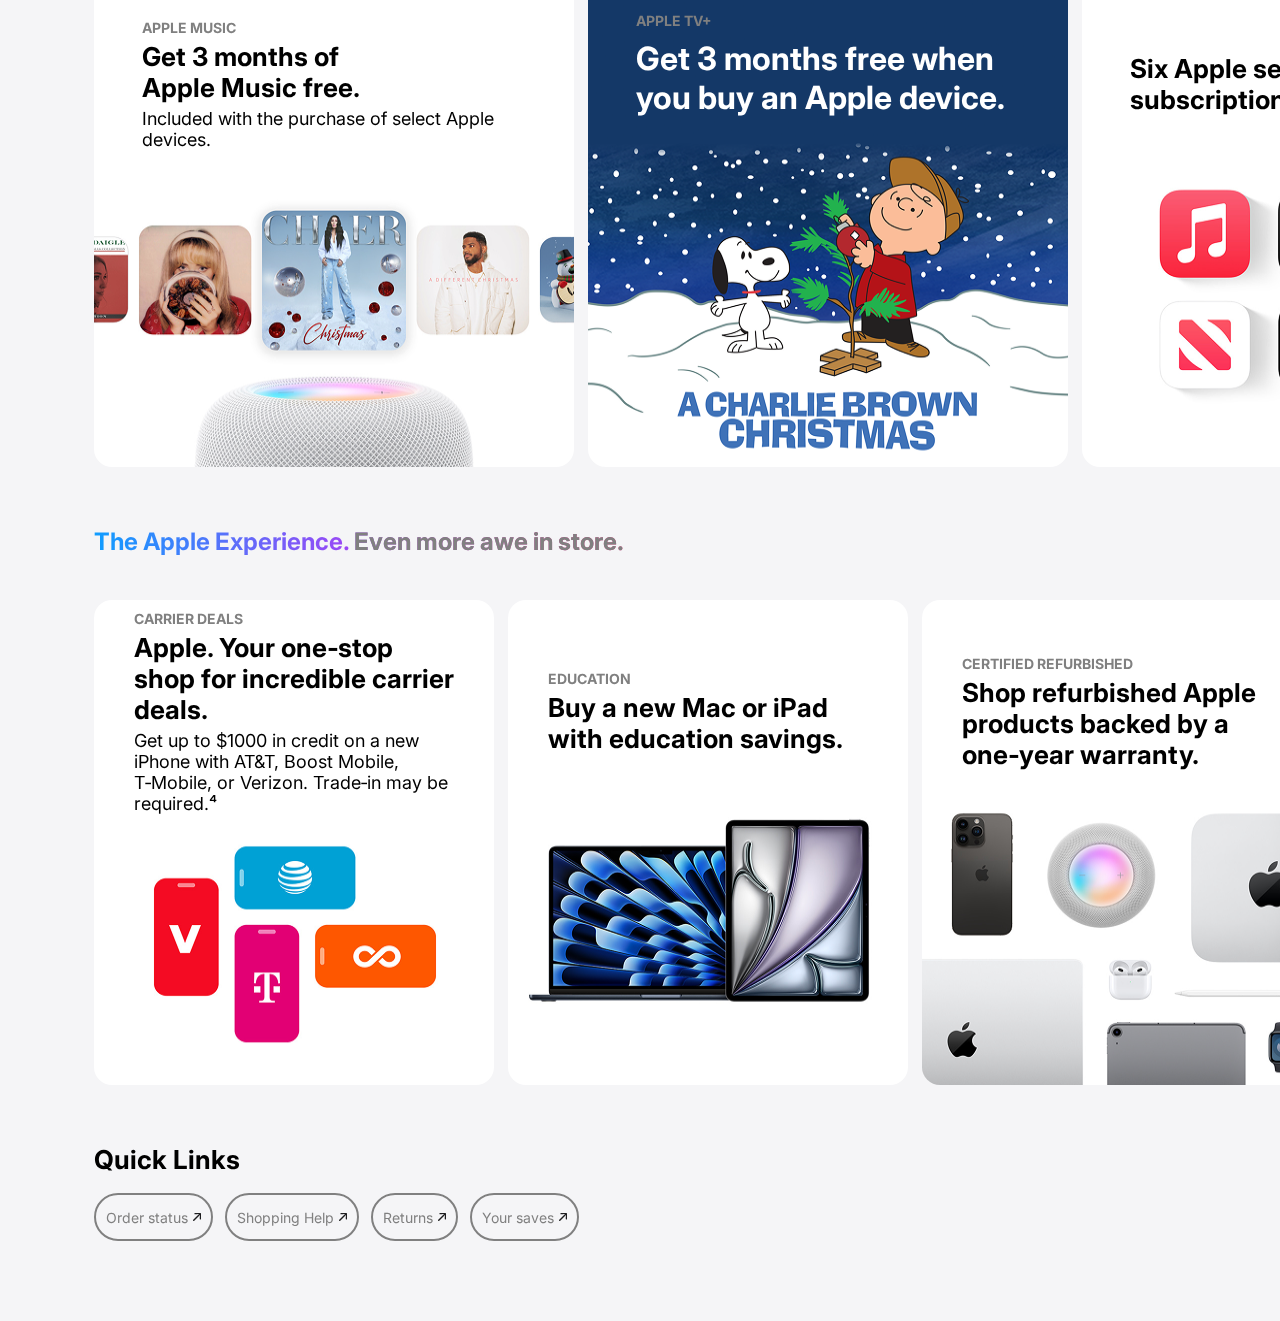
<file: project21.html>
<!DOCTYPE html>
<html lang="en">
  <head>
    <meta charset="UTF-8" />
    <meta name="viewport" content="width=device-width, initial-scale=1.0" />
    <title>Project2 store</title>

    <link rel="preconnect" href="https://fonts.googleapis.com" />
    <link rel="preconnect" href="https://fonts.gstatic.com" crossorigin />
    <link
      href="https://fonts.googleapis.com/css2?family=Bebas+Neue&family=Hanuman:wght@100..900&family=Inter:ital,opsz,wght@0,14..32,100..900;1,14..32,100..900&display=swap"
      rel="stylesheet"
    />
    <link rel="stylesheet" href="project21.css" />
  </head>

  <body>
    <div class="con">
      <div>
        <a style="margin-top: 5px" href="project 2.html" target="_blank"
          ><img src="Item → Link - Apple.png" alt="Apple logo"
        /></a>
      </div>
      <button>Store</button>
      <button>Mac</button>
      <button>iPad</button>
      <button>iPhone</button>
      <button>Vision</button>
      <button>Airpods</button>
      <button>TV & Home</button>
      <button>Entertainment</button>
      <button>Accessories</button>
      <button>Support</button>
      <div style="display: flex; flex-wrap: nowrap">
        <img src="Item → Button - Search apple.com.png" alt="Search" />
        <img src="Item-2.png" alt="item" />
        <img class="Menu" src="Button - Menu.png" alt="Menu" />
      </div>
    </div>
    <div class="zurag2">
      Pay monthly at 0% APR when you choose to check out with Apple Card Monthly
      Installments.
    </div>
    <div class="rainbow-con"><div class="rainbow-blur"></div></div>
    <div class="hndln1"></div>
    <div class="hndln2">
      <div class="hn1">
        <p class="hnug1">
          Store. <span class="hnug2">Gift magic this holiday.</span>
        </p>
      </div>
      <div class="hn2">
        <img
          src="f2b679ae6791d18fc8aeadd75a3c2d3e35c715ef.jpg"
          alt="assistant"
        />
        <div class="plink">
          <div>
            <p>Need shopping help?</p>
            <a href="ask a Specialist">Ask a Specialist</a>
          </div>
          <div>
            <p>Visit an Apple Store</p>
            <a href="find">Find one near you ></a>
          </div>
        </div>
      </div>
    </div>
    <div class="hndln1"></div>
    <div class="hndln3" style="padding-left: 140px">
      <div>
        <img src="34baf6a039ecbf1ba6a7732037e120bdd468a7ae.png" alt="Mac" />
        <p>Mac</p>
      </div>
      <div>
        <img src="3c2df4a7c5c891f90a79861702d92614ebb717a7.png" alt="iPhone" />
        <p>iPhone</p>
      </div>
      <div>
        <img src="8b227b13d4a5deba8b13df756bb5cacf2ba4c363.png" alt="iPad" />
        <p>iPad</p>
      </div>
      <div>
        <img
          src="b3b305933bfde0904dbc2d5680c1e5abf89ef5df.png"
          alt="Apple Watch"
        />
        <p>Apple Watch</p>
      </div>
      <div>
        <img
          src="317164b8238731a20a2332fc3e7bf6bb5e81b23d.png"
          alt="Apple Vision Pro"
        />
        <p>Apple Vision Pro</p>
      </div>
      <div>
        <img src="f09ef14c12d4141a917468ed4a80edfbf5b64963.png" alt="AirPods" />
        <p>AirPods</p>
      </div>
      <div>
        <img src="44e3a54dda74f69c5662cc2bae822376f59710df.png" alt="AirTag" />
        <p>AirTag</p>
      </div>
      <div>
        <img
          src="78f6080c8fe5bd51da68f7b04b40e9e80064595b.png"
          alt="Apple Tv 4k"
        />
        <p>Apple TV 4k</p>
      </div>
      <div>
        <img src="bdc65d56260e4cf86d489cd61103d0b42b4a6982.png" alt="HomePod" />
        <p>HomePod</p>
      </div>
      <div>
        <img
          src="245ccbb0018762dccd01a6ddb76676d8afab6b36.png"
          alt="Accessories"
        />
        <p>Accessories</p>
      </div>
      <div>
        <img
          src="70be0fbaa2ad5623aa11af590af34c1f787f1d9f.png"
          alt="Apple Gift Card"
        />
        <p>Apple Gift Card</p>
      </div>
    </div>
    <div class="hndln4"></div>
    <div class="hndln5">
      <div class="hn3">
        <p class="hnug1">
          The latest. <span class="hnug2">Let them unwrap wonders.</span>
        </p>
      </div>
      <div class="hnd">
        <div class="hdnlnj">
          <div class="j1">
            <img
              src="8cee8a34ee4ba9b658ae0be05611d11ea5d55e1b.jpg"
              alt="iPhone"
            />
            <div class="j1-ug">
              <p>APPLE INTELLIGENCE ∆</p>
              <h1>iPhone 16 Pro</h1>
              <h2>From $999 or $41.62/mo. for 24 mo.</h2>
            </div>
          </div>
          <div class="j1">
            <img
              src="c919767811d17384ffff099320c9c7133d51ca53.jpg"
              alt="Apple Watch"
            />
            <div class="j1-ug">
              <h1>Apple Watch Series 10</h1>
              <h2>From $399 or $33.25/mo. for 12 mo.</h2>
            </div>
          </div>
          <div class="j1">
            <img
              src="0cfc0dd0d01205674f4c489ef17a681ba94e875c.jpg"
              alt="iPad"
            />
            <div class="j1-ug">
              <p>APPLE INTELLIGENCE ∆</p>
              <h1>iPad Mini</h1>
              <h2>From $499 or $41.58/mo. for 12 mo.</h2>
            </div>
          </div>
          <div class="j1">
            <img
              src="8943d8c585c4f4bb4720641745b1cce65bdd8f0e.jpg"
              alt="MacBook"
            />
            <div class="j1-ug">
              <p>APPLE INTELLIGENCE ∆</p>
              <h1>MacBook Pro</h1>
              <h2>From $1599 or $133.25/mo. for 12 mo.</h2>
            </div>
          </div>
          <div class="j1">
            <img
              src="c919767811d17384ffff099320c9c7133d51ca53.jpg"
              alt="Apple Watch"
            />
            <div class="j1-ug">
              <h1>Apple Watch Series 10</h1>
              <h2>From $399 or $33.25/mo. for 12 mo.</h2>
            </div>
          </div>
        </div>
      </div>
    </div>
    <div class="hndln4"></div>
    <div class="hndln5">
      <div class="hn3">
        <p class="hnug1">
          The latest. <span class="hnug2">Let them unwrap wonders.</span>
        </p>
      </div>
      <div class="hnd">
        <div class="hdnlnj">
          <div class="j2">
            <img
              src="0a525b0da81b93735e1f513f958e111d7e3079a1.jpg"
              alt="AirPods"
            />
            <div class="j2-ug">
              <p>Make their gift one of a kind.</p>
            </div>
          </div>
          <div class="j4">
            <img
              src="airpods-max-select-202409-purple.png"
              alt="airpods-max-purple"
            />
            <img
              src="List - AirPods Max - PurpleAvailable colors.png"
              alt="List"
            />
            <div class="j3-ug">
              <p>Free Engraving</p>
              <h1>AirPods Max - Purple</h1>
              <h2>$549.00</h2>
            </div>
          </div>
          <div class="j3">
            <img
              src="863332f402f27d03cdecf714f73f92304e551a68.jpg"
              alt="AirPods Pro 2"
            />
            <div class="j3-ug">
              <p>Free Engraving</p>
              <h1>AirPods Max - Purple</h1>
              <h2>$549.00</h2>
            </div>
          </div>
          <div class="j3">
            <img src="airpods-4-anc-select-202409.png" alt="AirPods 4" />
            <div class="j3-ug">
              <p>Free Engraving</p>
              <h1>AirPods Max - Purple</h1>
              <h2>$549.00</h2>
            </div>
          </div>
          <div class="j3">
            <img src="MX2D3.png" alt="Apple Pencil Pro" />
            <div class="j3-ug">
              <p>Free Engraving</p>
              <h1>AirPods Max - Purple</h1>
              <h2>$549.00</h2>
            </div>
          </div>
          <div class="j4">
            <img
              src="airpods-max-select-202409-purple.png"
              alt="airpods-max-purple"
            />
            <img
              src="List - AirPods Max - PurpleAvailable colors.png"
              alt="List"
            />
            <div class="j3-ug">
              <p>Free Engraving</p>
              <h1>AirPods Max - Purple</h1>
              <h2>$549.00</h2>
            </div>
          </div>
          <div class="j3">
            <img
              src="863332f402f27d03cdecf714f73f92304e551a68.jpg"
              alt="AirPods Pro 2"
            />
            <div class="j3-ug">
              <p>Free Engraving</p>
              <h1>AirPods Max - Purple</h1>
              <h2>$549.00</h2>
            </div>
          </div>
        </div>
      </div>
    </div>
    <div class="hndln4"></div>
    <div class="hndln5">
      <div class="hn3">
        <p class="hnug1">
          Holiday Picks.
          <span class="hnug2">Add more magic to the moment.</span>
        </p>
      </div>
      <div class="hnd">
        <div class="hdnlnj">
          <div class="j2">
            <img
              src="store-card-40-holiday-quick-picks-202411.png"
              alt="Sets"
            />
            <div class="j2-ug">
              <p>Suprise your favorites with these favorites.</p>
            </div>
          </div>
          <div class="j4">
            <img src="MYY73.png" alt="iPhone 16" />
            <img
              src="List - iPhone 16 Silicone Case with MagSafe – Star FruitAvailable colors.png"
              alt="List"
            />
            <div class="j3-ug">
              <p>New</p>
              <h1>iPhone 16 Silicone Case with MagSafe - Star Fruit</h1>
              <h2>$49.00</h2>
            </div>
          </div>
          <div class="j4">
            <img src="homepod-mini-select-white-202110.png" alt="HomePod" />
            <img
              src="List - HomePod mini - WhiteAvailable colors.png"
              alt="List"
            />
            <div class="j3-ug">
              <h1>HomePod mini - White</h1>
              <h2>$99.00</h2>
            </div>
          </div>
          <div class="j4">
            <img src="MWK73.png" alt="Smart Folio" />
            <img
              src="List - Smart Folio for iPad Air 11-inch (M2) - SageAvailable colors.png"
              alt="List"
            />
            <div class="j3-ug">
              <h1>Smart Folio for iPad Air 11 - inch (M2) - Sage</h1>
              <h2>$79.00</h2>
            </div>
          </div>
          <div class="j4">
            <img src="MUW43.png" alt="Beats Solo 4" />
            <img
              src="List - AirPods Max - PurpleAvailable colors.png"
              alt="List"
            />
            <div class="j3-ug">
              <p>New</p>
              <h1>Beats Solo 4 - On-Ear Wireless Headphones - Slate Blue</h1>
              <h2>$79.00</h2>
            </div>
          </div>
          <div class="j4">
            <img src="MYY73.png" alt="iPhone 16" />
            <img
              src="List - iPhone 16 Silicone Case with MagSafe – Star FruitAvailable colors.png"
              alt="List"
            />
            <div class="j3-ug">
              <p>New</p>
              <h1>iPhone 16 Silicone Case with MagSafe - Star Fruit</h1>
              <h2>$49.00</h2>
            </div>
          </div>
          <div class="j4">
            <img src="homepod-mini-select-white-202110.png" alt="HomePod" />
            <img
              src="List - HomePod mini - WhiteAvailable colors.png"
              alt="List"
            />
            <div class="j3-ug">
              <h1>HomePod mini - White</h1>
              <h2>$99.00</h2>
            </div>
          </div>
        </div>
      </div>
    </div>
    <div class="hndln4"></div>
    <div class="hndln5">
      <div class="hn3">
        <p class="hnug1">
          Only at Apple.
          <span class="hnug2">With you every step of the holiday.</span>
        </p>
      </div>
      <div class="hnd">
        <div class="hdnlnj">
          <div class="j1">
            <img
              src="store-card-50-holiday-delivery-pickup-202411.png"
              alt="store-card"
            />
            <div class="j2-ug">
              <p>
                Get gifts in time for the holidays with two hour delivery, free
                delivery,or easy pickup.
              </p>
            </div>
          </div>
          <div class="j5">
            <div class="j6">
              <p>
                Customize your Mac and create your own style of Apple Watch.
              </p>
            </div>
            <div class="j6">
              <p>Pay in full or pay over time. Your choice.</p>
            </div>
          </div>
          <div class="j5">
            <div class="j6">
              <p>Free extended returns between now and 1/8/25.</p>
            </div>
            <div class="j6">
              <p>
                Make them yours. Engrave a mix of emoji, names, and numbers for
                free.
              </p>
            </div>
          </div>
          <div class="j1">
            <img
              src="store-card-50-holiday-trade-in-202411.png"
              alt="store-card"
            />
            <div class="j5-ug">
              <p>APPLE TRADE IN</p>
              <h1>
                Trade in your current device. Get credit toward a new one.
              </h1>
            </div>
          </div>
          <div class="j1">
            <img
              src="7be9e8c4cd1a574c53bacf2396a17f1007bfc091.jpg"
              alt="assistant"
            />
            <div class="j5-ug">
              <p>APPLE SPECIALIST</p>
              <h1>Find gifts with an Apple Specialist in a store or online.</h1>
            </div>
          </div>
          <div class="j2">
            <img
              src="store-card-40-holiday-quick-picks-202411.png"
              alt="Sets"
            />
            <div class="j2-ug">
              <p>Suprise your favorites with these favorites.</p>
            </div>
          </div>
          <div class="j2">
            <img
              src="0a525b0da81b93735e1f513f958e111d7e3079a1.jpg"
              alt="AirPods"
            />
            <div class="j2-ug">
              <p>Make their gift one of a kind.</p>
            </div>
          </div>
        </div>
      </div>
    </div>
    <div class="hndln4"></div>
    <div class="hndln5">
      <div class="hn3">
        <p class="hnug1">
          The Apple Experience.
          <span class="hnug2">Even more awe in store.</span>
        </p>
      </div>
      <div class="hnd">
        <div class="hdnlnj">
          <div class="j1">
            <img
              src="store-card-50-holiday-apple-music-202411.png"
              alt="store-card"
            />
            <div class="j5-ug">
              <p>APPLE MUSIC</p>
              <h1>Get 3 months of Apple Music free.</h1>
              <h2>Included with the purchase of select Apple devices.</h2>
            </div>
          </div>
          <div class="j1">
            <img
              src="store-card-50-holiday-apple-tv-202411.png"
              alt="applecard"
            />
            <div class="j4-ug">
              <p>APPLE TV+</p>
              <h1>Get 3 months free when you buy an Apple device.</h1>
            </div>
          </div>
          <div class="j1">
            <img
              src="store-card-50-subscriptions-202108_GEO_US.png"
              alt="store-card"
            />
            <div class="j5-ug">
              <h1>Six Apple services. One easy subscription.</h1>
            </div>
          </div>
          <div class="j1">
            <img
              src="4c93c049459dcec6247af385b50ac485e92e5a45.jpg"
              alt="store-card"
            />
            <div class="j5-ug">
              <p>APPLE INTELLIGENCE</p>
              <h1>New features for writing, focus,communication, and more.</h1>
            </div>
          </div>
          <div class="j1">
            <img
              src="store-card-50-holiday-apple-music-202411.png"
              alt="store-card"
            />
            <div class="j5-ug">
              <p>APPLE MUSIC</p>
              <h1>Get 3 months of Apple Music free.</h1>
              <h2>Included with the purchase of select Apple devices.</h2>
            </div>
          </div>
          <div class="j1">
            <img
              src="store-card-50-holiday-apple-tv-202411.png"
              alt="applecard"
            />
            <div class="j4-ug">
              <p>APPLE TV+</p>
              <h1>Get 3 months free when you buy an Apple device.</h1>
            </div>
          </div>
        </div>
      </div>
    </div>
    <div class="hndln4"></div>
    <div class="hndln5">
      <div class="hn3">
        <p class="hnug1">
          The Apple Experience.
          <span class="hnug2">Even more awe in store.</span>
        </p>
      </div>
      <div class="hnd">
        <div class="hdnlnj">
          <div class="j2">
            <img src="iphone-card-40-carriertrade-202409.png" alt="Card" />
            <div class="j5-ug" style="margin-top: 30px">
              <p>CARRIER DEALS</p>
              <h1>Apple. Your one‑stop shop for incredible carrier deals.</h1>
              <h2>
                Get up to $1000 in credit on a new iPhone with AT&T,
                Boost Mobile, T‑Mobile, or Verizon. Trade‑in may be required.⁴
              </h2>
            </div>
          </div>
          <div class="j2">
            <img
              src="store-card-40-bts-edu-macbook-air-ipad-air-202406.png"
              alt="Card"
            />
            <div class="j5-ug" style="margin-top: 30px">
              <p>EDUCATION</p>
              <h1>Buy a new Mac or iPad with education savings.</h1>
            </div>
          </div>
          <div class="j2">
            <img src="store-card-40-refurb-202408.png " alt="Card" />
            <div class="j5-ug" style="margin-top: 30px">
              <p>CERTIFIED REFURBISHED</p>
              <h1>
                Shop refurbished Apple products backed by a one‑year warranty.
              </h1>
            </div>
          </div>
          <div class="j2">
            <img src="iphone-card-40-business-202409.png" alt="applecard" />
            <div class="j4-ug">
              <p>BUSINESS</p>
              <h1>From enterprise to small business, we’ll work with you.</h1>
            </div>
          </div>
          <div class="j2">
            <img
              src="9511d82e0fa4f14f3d23b485ab3928f9d27a5012.jpg"
              alt="Card"
            />
            <div class="j5-ug" style="margin-top: 30px">
              <p>GOVERNMENT</p>
              <h1>
                Special pricing is available for state, local, and federal
                agencies.
              </h1>
            </div>
          </div>
          <div class="j2">
            <img src="iphone-card-40-carriertrade-202409.png" alt="Card" />
            <div class="j5-ug" style="margin-top: 30px">
              <p>CARRIER DEALS</p>
              <h1>Apple. Your one‑stop shop for incredible carrier deals.</h1>
              <h2>
                Get up to $1000 in credit on a new iPhone with AT&T,
                Boost Mobile, T‑Mobile, or Verizon. Trade‑in may be required.⁴
              </h2>
            </div>
          </div>
          <div class="j2">
            <img
              src="store-card-40-bts-edu-macbook-air-ipad-air-202406.png"
              alt="Card"
            />
            <div class="j5-ug" style="margin-top: 30px">
              <p>EDUCATION</p>
              <h1>Buy a new Mac or iPad with education savings.</h1>
            </div>
          </div>
        </div>
      </div>
    </div>

    <div class="hndln4"></div>
    <div class="hndln6">
      <div class="hn4"><p>Quick Links</p></div>
      <div class="hn5">
        <div class="hnug3">
          <p>Order status</p>
          <img src="Vector-2.png" alt="Vector" />
        </div>
        <div class="hnug3">
          <p>Shopping Help</p>
          <img src="Vector-2.png" alt="Vector" />
        </div>
        <div class="hnug3">
          <p>Returns</p>
          <img src="Vector-2.png" alt="Vector" />
        </div>
        <div class="hnug3">
          <p>Your saves</p>
          <img src="Vector-2.png" alt="Vector" />
        </div>
      </div>
    </div>
    <div class="hndln1"></div>
  </body>
</html>
</file>
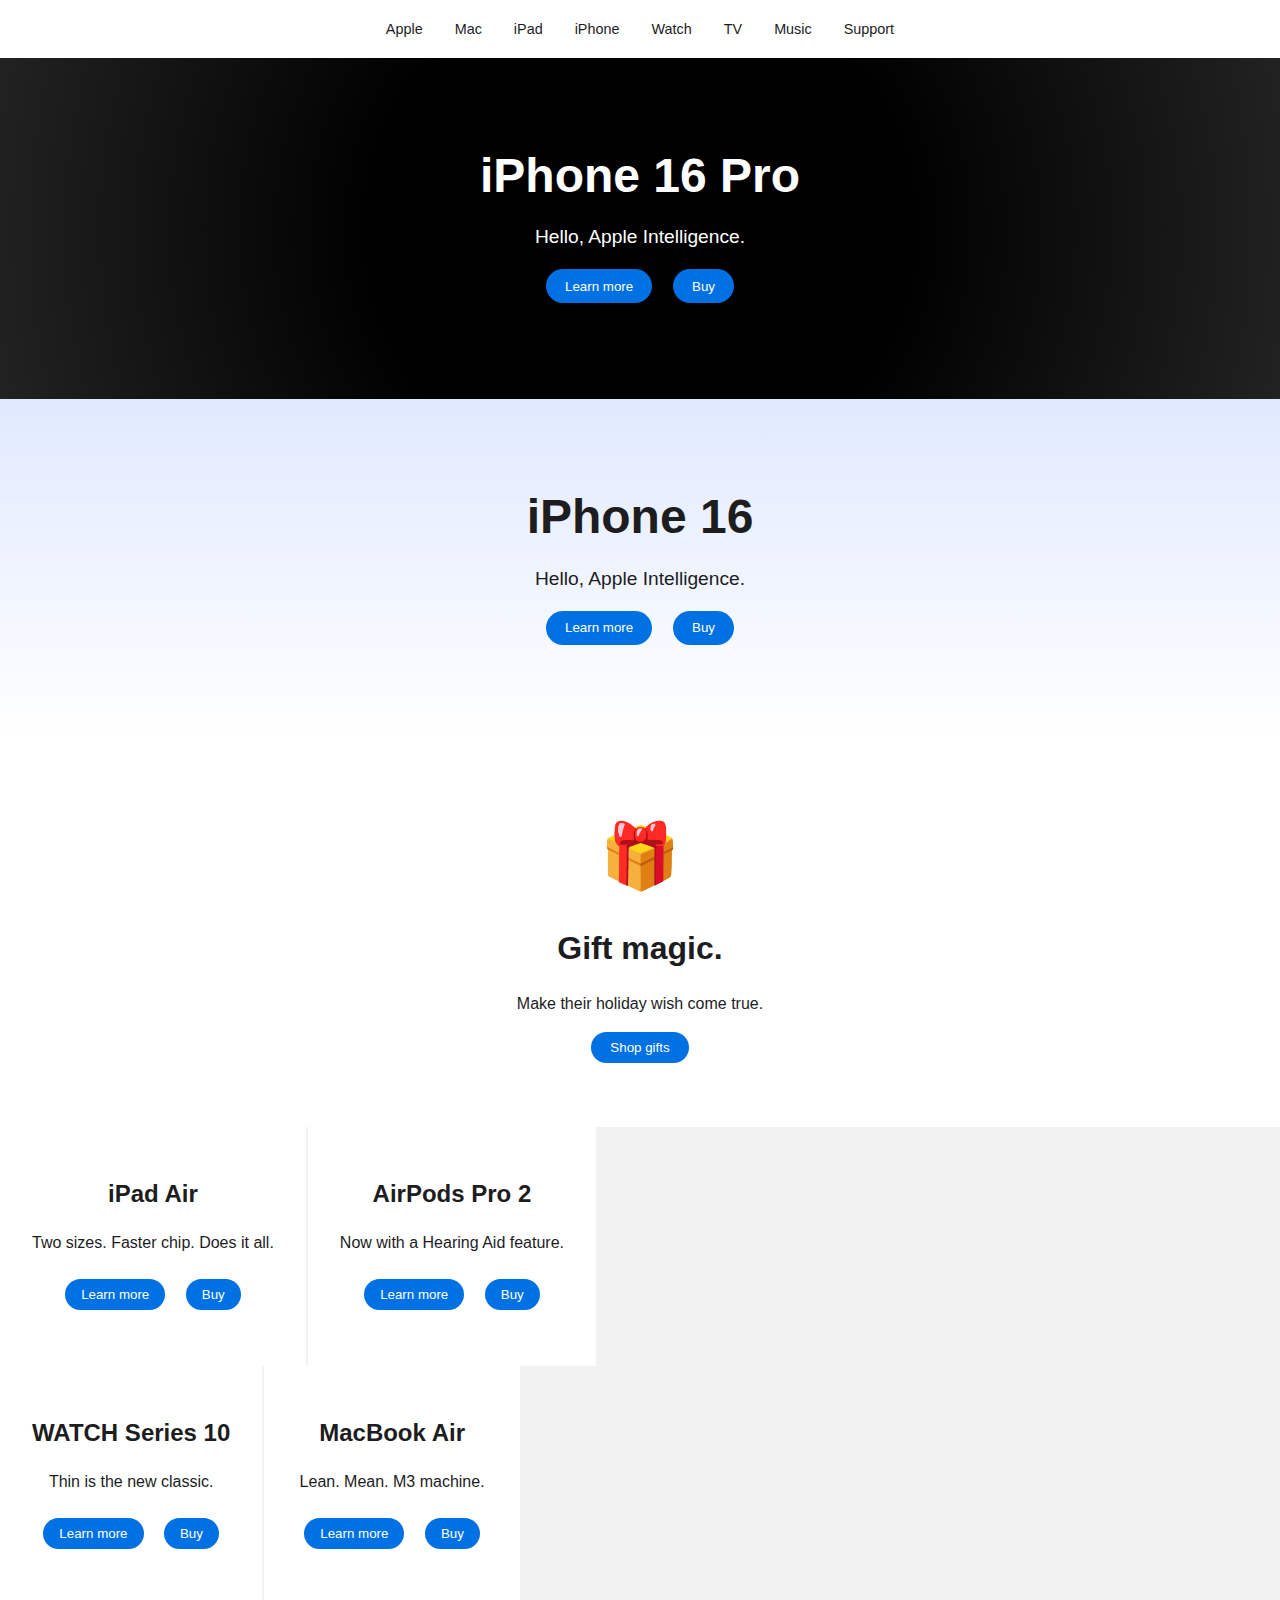
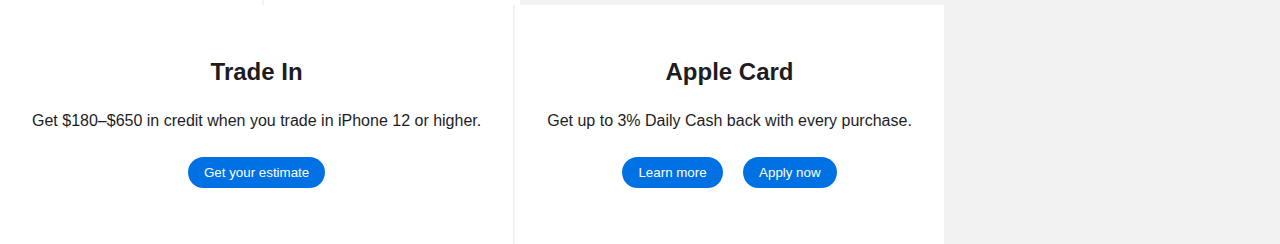
<file: sda/exp1.html>
<!DOCTYPE html>
<html lang="en">
  <head>
    <meta charset="UTF-8" />
    <meta name="viewport" content="width=device-width, initial-scale=1.0" />
    <title>exp2</title>
    <link rel="stylesheet" href="exp1.css" />
  </head>
  <body>
    <!-- Navigation Bar -->
    <header class="navbar">
      <nav>
        <ul>
          <li><a href="#">Apple</a></li>
          <li><a href="#">Mac</a></li>
          <li><a href="#">iPad</a></li>
          <li><a href="#">iPhone</a></li>
          <li><a href="#">Watch</a></li>
          <li><a href="#">TV</a></li>
          <li><a href="#">Music</a></li>
          <li><a href="#">Support</a></li>
        </ul>
      </nav>
    </header>

    <!-- Hero Section 1 -->
    <section class="hero dark">
      <h1>iPhone 16 Pro</h1>
      <p>Hello, Apple Intelligence.</p>
      <div class="buttons">
        <button>Learn more</button>
        <button>Buy</button>
      </div>
    </section>

    <!-- Hero Section 2 -->
    <section class="hero light">
      <h1>iPhone 16</h1>
      <p>Hello, Apple Intelligence.</p>
      <div class="buttons">
        <button>Learn more</button>
        <button>Buy</button>
      </div>
    </section>

    <!-- Gift Magic -->
    <section class="gift">
      <div class="gift-icon">🎁</div>
      <h2>Gift magic.</h2>
      <p>Make their holiday wish come true.</p>
      <button>Shop gifts</button>
    </section>

    <!-- Dual Grid 1 -->
    <section class="grid-2">
      <div class="box">
        <h3>iPad Air</h3>
        <p>Two sizes. Faster chip. Does it all.</p>
        <button>Learn more</button>
        <button>Buy</button>
      </div>
      <div class="box">
        <h3>AirPods Pro 2</h3>
        <p>Now with a Hearing Aid feature.</p>
        <button>Learn more</button>
        <button>Buy</button>
      </div>
    </section>

    <!-- Dual Grid 2 -->
    <section class="grid-2">
      <div class="box">
        <h3>WATCH Series 10</h3>
        <p>Thin is the new classic.</p>
        <button>Learn more</button>
        <button>Buy</button>
      </div>
      <div class="box">
        <h3>MacBook Air</h3>
        <p>Lean. Mean. M3 machine.</p>
        <button>Learn more</button>
        <button>Buy</button>
      </div>
    </section>

    <!-- Dual Grid 3 -->
    <section class="grid-2">
      <div class="box">
        <h3>Trade In</h3>
        <p>Get $180–$650 in credit when you trade in iPhone 12 or higher.</p>
        <button>Get your estimate</button>
      </div>
      <div class="box">
        <h3>Apple Card</h3>
        <p>Get up to 3% Daily Cash back with every purchase.</p>
        <button>Learn more</button>
        <button>Apply now</button>
      </div>
    </section>
  </body>
</html>
</file>
<file: project2.css>
* {
  margin: 0;
  padding: 0;
  box-sizing: border-box;
  font-family: "inter", sans-serif;
}
* button {
  cursor: pointer;
}
* a {
  cursor: pointer;
}
.con {
  background-color: #f5f5f7;
  width: 100%;
  height: 44px;
  display: flex;
  justify-content: center;
  align-items: center;
  gap: 24px;
}
.con a {
  display: flex;
  height: 44px;
  background-color: transparent;
  justify-content: center;
  font-family: "inter", sans-serif;
  cursor: pointer;
  font-size: 12px;
  margin-top: 27px;
  color: black;
  text-decoration: none;
}
.zurag0 {
  display: none;
}
.zurag2 {
  display: flex;
  justify-content: center;
  align-items: center;
  font-family: "inter", sans-serif;
  background-color: #ffffff;
  height: 52px;
  width: 100vw;
  font-weight: 400;
  flex-wrap: nowrap;
  text-align: center;
}
.hero img {
  position: absolute;
  width: 100vw;
  z-index: -1;
}
.hero {
  width: 100vw;
  display: flex;
  justify-content: center;
  aspect-ratio: 10/3.63;
}
.hero-butt {
  display: flex;
  width: 100%;
  height: 44px;
  justify-content: center;
  align-items: center;
  gap: 40px;
}
.zurag3 img {
  position: absolute;
  width: 100%;
  z-index: -1;
}
.zurag3 {
  display: flex;
  justify-content: center;
  align-items: center;
  aspect-ratio: 10/3.6;
}
.butt3 {
  padding: 12px 20px;
  background-color: white;
  color: black;
  border: none;
  border-radius: 40px;
  font-size: 16px;
}
.butt4 {
  padding: 12px 20px;
  border-radius: 40px;
  color: white;
  background-color: transparent;
  font-size: 16px;
}
.hero-text1 > h1 {
  font-size: 52px;
  color: #f5f5f7;
  font-family: "inter", sans-serif;
  display: flex;
  justify-content: center;
}
.hero-text1 > p {
  font-size: 24px;
  font-family: "inter", sans-serif;
  color: #f5f5f7;
  display: flex;
  justify-content: center;
}
.hero-text1 {
  display: flex;
  flex-direction: column;
  justify-content: start;
  gap: 20px;
  height: 80%;
}

.zurag4 {
  display: flex;
  justify-content: center;
  align-items: center;
  aspect-ratio: 8/2.94;
}
.zurag4 img {
  position: absolute;
  width: 100%;
  z-index: -1;
}
.zurag6 {
  display: none;
  position: relative;
  aspect-ratio: 8/2.94;
}
.zurag6 img {
  position: absolute;
  width: 100%;
  z-index: -1;
}
.zurag6 > h2 {
  font-size: 24px;
  font-family: "inter", sans-serif;
  display: flex;
  justify-content: center;
  background: linear-gradient(90deg, #0f9dff, #a144f5, #f93582);
  -webkit-background-clip: text;
  -webkit-text-fill-color: transparent;
  background-clip: text;
  color: transparent;
}
.hero-text9 > h1 {
  font-size: 52px;
  color: black;
  font-family: "inter", sans-serif;
  display: flex;
  justify-content: center;
}
.hero-text9 > p {
  font-size: 24px;
  font-family: "inter", sans-serif;
  color: black;
  display: flex;
  justify-content: center;
}
.hero-text9 {
  display: flex;
  flex-direction: column;
  justify-content: end;
  gap: 30px;
  height: 80%;
}
.zurag5 * {
  box-sizing: border-box;
  width: 99.66%;
  gap: 5px;
  justify-self: center;
}

.zurag5 {
  display: flex;
  flex-wrap: wrap;
  justify-items: center;
}

.z5 {
  display: flex;
  justify-content: center;
  flex-wrap: wrap;
}
.z6 {
  display: flex;
  width: 49.3%;
  justify-content: center;
  aspect-ratio: 5/3;
  position: relative;
  flex-wrap: wrap;
  font-size: 100%;
}
.er {
  z-index: -1;
  max-height: 98%;
  position: absolute;
}
.z7 > h1 {
  font-size: 36px;
  font-family: "inter", sans-serif;
  display: flex;
  justify-content: center;
}
.z7 > p {
  font-size: 18px;
  font-family: "inter", sans-serif;
  display: flex;
  justify-content: center;
}
.z6 > h2 {
  font-size: 24px;
  font-family: "inter", sans-serif;
  display: flex;
  justify-content: center;
  background: linear-gradient(90deg, #0f9dff, #a144f5, #f93582);
  -webkit-background-clip: text;
  -webkit-text-fill-color: transparent;
  background-clip: text;
  color: transparent;
}
.z7 {
  display: flex;
  flex-direction: column;
  gap: 17px;
  height: 60%;
  margin-top: 30px;
}
.ar {
  display: none;
  z-index: -1;
  max-height: 98%;
  position: absolute;
}
.hero-butt1 {
  display: flex;
  width: 100%;
  height: 44px;
  justify-content: center;
  align-items: center;
  gap: 20px;
}
.butt2 {
  padding: 10px 18px;
  border-radius: 40px;
  color: rgb(75, 75, 235);
  background-color: transparent;
  border-color: rgb(75, 75, 235);
  font-size: 16px;
  width: fit-content;
}
.butt1 {
  padding: 12px 20px;
  background-color: rgb(75, 75, 235);
  color: #f5f5f7;
  border: none;
  border-radius: 40px;
  font-size: 16px;
  width: fit-content;
}

.z8 > h1 {
  font-size: 36px;
  color: #f5f5f7;
  font-family: "inter", sans-serif;
  display: flex;
  justify-content: center;
}
.z8 > p {
  font-size: 18px;
  font-family: "inter", sans-serif;
  color: #f5f5f7;
  display: flex;
  justify-content: center;
}
.z8 {
  display: flex;
  flex-direction: column;
  justify-content: end;
  gap: 17px;
  height: 90%;
}
.hero-butt2 {
  display: flex;
  width: 100%;
  height: 44px;
  justify-content: center;
  align-items: center;
}
.hero-butt2 .butt9 {
  padding: 12px 20px;
  background-color: rgb(75, 75, 235);
  color: #f5f5f7;
  border: none;
  border-radius: 40px;
  font-size: 16px;
  width: 176px;
}
.z9 > h1 {
  font-size: 36px;
  font-family: "inter", sans-serif;
  display: flex;
  justify-content: center;
}
.z9 > p {
  font-size: 18px;
  font-family: "inter", sans-serif;
  display: flex;
  justify-content: center;
}
.z9 {
  display: flex;
  flex-direction: column;
  justify-content: center;
  gap: 13px;
  height: 37%;
}
.op {
  display: flex;
  flex-direction: row;
  align-items: start;
  width: 100%;
  align-self: center;
  gap: 15px;
  justify-content: center;
}
.sda {
  width: 26.35px;
  height: 32px;
}
.op > h1 {
  width: fit-content;
}
.wer {
  display: flex;
  flex-wrap: nowrap;
  overflow: scroll;
  gap: 10px;
  height: 703px;
}
.z9 > h2 {
  font-size: 18px;
  font-family: "inter", sans-serif;
  display: flex;
  justify-content: center;
}
.qw {
  display: none;
}

.zx {
  width: 100%;
  height: 20px;
  display: flex;
  align-items: center;
  justify-content: center;
}
.back {
  display: flex;
  position: absolute;
  width: 417px;
  height: 236px;
  z-index: -1;
}
.fgh {
  display: flex;
  width: 100%;
  height: 236px;
  justify-content: space-between;
  overflow-x: hidden;
}
.Background-div {
  width: 417px;
  height: 236px;
  display: flex;
  justify-content: end;
  align-items: center;
  gap: 10px;
}
.backgroundimg {
  width: 196px;
  height: 196px;
}
.backdiv {
  width: 417px;
  position: relative;
}
.wer img {
  height: 701px;
  width: 1250px;
}
.wer-item {
  display: flex;
  flex-shrink: 0;
  width: 1300px;
  position: relative;
  height: 100%;
  align-items: end;
  justify-content: center;
}
.wer-item img {
  position: absolute;
  width: 1300px;
  z-index: -1;
}
.wer-item div {
  width: 93%;
  height: 24%;
  display: flex;
  align-items: center;
  gap: 20px;
}
.wer-item div > p {
  font-size: 17px;
  font-weight: 400;
  color: #ffffff;
  line-height: 20px;
}
.span {
  font-weight: 700;
  box-shadow: 0px 0px 5px 0px #00000099;
}
.play {
  width: 24px;
  height: 24px;
  display: none;
}
.fgh1 {
  display: flex;
  width: max-content;
  gap: 10px;
  animation: scrollLeft 40s linear infinite;
}
@keyframes scrollLeft {
  0% {
    transform: translateX(0);
  }
  100% {
    transform: translateX(-50%);
  }
}
.fgh-div {
  width: 25%;
  height: max-content;
}
.fgh-ug {
  font-weight: 600;
  font-style: Bold;
  font-size: 14px;
  line-height: 18px;
  color: white;
}
.applepre {
  width: 59px;
  height: 14px;
  margin-top: 170px;
  margin-right: 20px;
}
.bdiv {
  margin: 180px 10px;
}
.Menu {
  display: none;
}
.wer button {
  border-radius: 40px;
  padding: 12px 20px;
  width: 140px;
  font-size: 17px;
  height: 44px;
  border: none;
}
.applepre {
  width: 59px;
  height: 14px;
  margin-top: 170px;
  margin-right: 20px;
}
.text1 {
  margin-top: 60px;
}
@media (max-width: 1024px) {
  body {
    overflow-x: hidden;
  }
  .Menu {
    display: block;
  }
  .hero img {
    height: 100%;
    object-fit: cover;
  }
  .hero {
    aspect-ratio: 6/5.1;
    overflow: hidden;
    position: relative;
  }
  .zurag3 img {
    height: 100%;
    object-fit: cover;
  }
  .zurag3 {
    aspect-ratio: 8/6.78;
    overflow: hidden;
    position: relative;
  }
  .con a {
    display: none;
  }
  .con {
    align-items: center;
    justify-self: center;
    justify-content: space-between;
  }
  .zurag4 {
    display: none;
  }
  .q1 {
    display: none;
  }
  .ra {
    display: none;
  }
  .qw {
    display: flex;
  }
  .ar {
    display: flex;
    object-fit: cover;
    height: 100%;
  }
  .zurag6 {
    display: flex;
    flex-direction: column;
    aspect-ratio: 1.18;
  }
  .zurag6 img {
    object-fit: cover;
    height: 100%;
  }
  .wer img {
    height: 368px;
    width: 689px;
  }
  .wer-item {
    width: 689px;
    height: 100%;
  }
  .wer-item img {
    object-fit: cover;
    height: 100%;
  }
  .wer-item div {
    width: 93%;
    height: 24%;
  }

  .wer-item div > p {
    font-size: 14px;
  }
  .wer {
    height: 368px;
  }
  .wer button {
    padding: 8px 15px;
    width: 108px;
    font-size: 13px;
    height: 36px;
  }
  .fgh {
    aspect-ratio: 7/2.4;
    justify-content: flex-end;
    flex-wrap: wrap;
  }
  .fgh1 {
    width: 3608px;
    gap: 16px;
    height: 194px;
    overflow-x: scroll;
    flex-wrap: nowrap;
  }
  .play {
    display: block;
  }
  .backdiv {
    flex-shrink: 0;
    width: 300px;
  }
  .back {
    width: 300px;
    height: 190px;
  }
  .Background-div {
    flex-shrink: 0;
    width: 300px;
    height: 190px;
  }
  .backgroundimg {
    width: 150px;
    height: 150px;
  }
  .bdiv {
    margin: 150px 10px;
    font-size: 12px;
  }

  .zurag5 {
    justify-content: center;
    aspect-ratio: 10/19.4;
  }
  .er {
    object-fit: cover;
    height: 100%;
  }
  .z7 > h1 {
    font-size: 30px;
  }
  .z7 > p {
    font-size: 14px;
  }

  .z7 {
    text-align: center;
  }
  .hero-butt1 {
    display: flex;
    width: 100%;
    height: 36px;
    gap: 15px;
  }
  .hero-butt1 button:first-child {
    padding: 10px 17px;
    font-size: 14px;
  }
  .hero-butt1 button:last-child {
    padding: 8px 15px;
    font-size: 14px;
  }
  .z8 > h1 {
    font-size: 30px;
  }
  .z8 > p {
    font-size: 14px;
  }
  .z8 {
    text-align: center;
  }
  .hero-butt2 {
    height: 36px;
  }
  .hero-butt2 .butt9 {
    padding: 10px 17px;
    font-size: 14px;
    width: 176px;
  }
  .z9 > h1 {
    font-size: 30px;
  }
  .z9 > p {
    font-size: 14px;
    text-align: center;
  }
  .z9 {
    width: 90%;
  }
  .op {
    align-items: center;
  }
  .sda {
    width: 22px;
    height: 27px;
  }
  .op > h1 {
    width: fit-content;
    font-size: 26px;
    align-self: end;
    height: 93%;
  }

  .z9 > h2 {
    font-size: 14px;
  }
  .hero-text9 > h1 {
    font-size: 42px;
  }
  .hero-text9 > p {
    font-size: 22px;
  }
  .hero-text1 > h1 {
    font-size: 42px;
  }
  .hero-text1 > p {
    font-size: 22px;
  }
  .hero-butt {
    gap: 15px;
  }
  .butt3 {
    padding: 10px 17px;
  }
  .butt4 {
    padding: 10px 17px;
  }
  .z6 > h2 {
    font-size: 22px;
  }
}
@media (max-width: 768px) {
  .hero {
    aspect-ratio: 0.8;
  }

  .zurag3 {
    aspect-ratio: 0.8;
  }
  .zurag6 {
    aspect-ratio: 0.8;
  }
  .wer-item img {
    object-fit: cover;
    height: 100%;
  }
  .wer-item div {
    width: 93%;
    height: 24%;
  }

  .wer-item div > p {
    font-size: 14px;
  }
  .wer {
    height: 368px;
  }
  .wer button {
    padding: 6px 12px;
    width: 98px;
    font-size: 12px;
    height: 28px;
  }
  .fgh {
    aspect-ratio: 1;
    justify-content: flex-end;
    flex-wrap: wrap;
    height: 216px;
  }
  .fgh1 {
    width: 3608px;
    gap: 16px;
    height: 160px;
    overflow-x: scroll;
    flex-wrap: nowrap;
  }
  .backdiv {
    flex-shrink: 0;
    width: 255px;
  }
  .back {
    width: 255px;
    height: 160px;
  }
  .Background-div {
    flex-shrink: 0;
    width: 255px;
    height: 160px;
  }
  .backgroundimg {
    width: 120px;
    height: 120px;
  }
  .bdiv {
    margin: 120px 5px;
    font-size: 10px;
  }
  .applepre {
    margin-top: 100px;
  }
  .zurag5 {
    justify-content: center;
    aspect-ratio: 10/19.4;
  }
  .z6 {
    width: 100%;
    aspect-ratio: 0.8;
  }
  .er {
    object-fit: cover;
    height: 100%;
  }
  .z7 > h1 {
    font-size: 30px;
  }
  .z7 > p {
    font-size: 14px;
  }

  .z7 {
    text-align: center;
  }
  .hero-butt1 {
    display: flex;
    width: 100%;
    height: 24px;
    gap: 5px;
  }
  .hero-butt1 button:first-child {
    padding: 8px 15px;
    font-size: 14px;
  }
  .hero-butt1 button:last-child {
    padding: 8px 15px;
    font-size: 14px;
  }
  .z8 > h1 {
    font-size: 30px;
  }
  .z8 > p {
    font-size: 14px;
  }
  .z8 {
    text-align: center;
  }
  .hero-butt2 {
    height: 36px;
  }
  .hero-butt2 .butt9 {
    padding: 10px 17px;
    font-size: 14px;
    width: 176px;
  }
  .z9 > h1 {
    font-size: 30px;
  }
  .z9 > p {
    font-size: 14px;
    text-align: center;
  }
  .z9 {
    width: 90%;
  }
  .op {
    align-items: center;
  }
  .sda {
    width: 22px;
    height: 27px;
  }
  .op > h1 {
    width: fit-content;
    font-size: 26px;
    align-self: end;
    height: 93%;
  }

  .z9 > h2 {
    font-size: 14px;
  }
  .hero-text9 {
    gap: 10px;
  }
  .hero-text9 > h1 {
    font-size: 30px;
  }
  .hero-text9 > p {
    font-size: 18px;
  }
  .hero-text1 > h1 {
    font-size: 30px;
  }
  .hero-text1 > p {
    font-size: 18px;
  }
  .hero-butt {
    gap: 10px;
  }
  .butt3 {
    padding: 8px 15px;
  }
  .butt4 {
    padding: 8px 15px;
  }
  .z6 > h2 {
    font-size: 18px;
  }
  .zurag2 {
    font-size: 12px;
  }
  .zurag0 {
    display: flex;
    position: absolute;
    width: 100vw;
    z-index: -1;
  }
  .text1 {
    margin: 0;
    justify-content: end;
    height: 90%;
    flex-wrap: wrap;
    display: flex;
  }
}
</file>
<file: experiment1.css>
.zurag5 * {
  box-sizing: border-box;
  width: 99.66%;
  justify-self: center;
  gap: 5px;
}
.zurag5 {
  display: flex;
  flex-wrap: wrap;
  justify-items: center;
}
.z5 {
  display: flex;
  justify-content: center;
  flex-wrap: wrap;
}
.z6 {
  display: flex;
  width: 49.3%;
  justify-content: center;
  aspect-ratio: 5/3;
  position: relative;
  flex-wrap: wrap;
  font-size: 100%;
}
.z6 img {
  z-index: -1;
  max-height: 98%;
  position: absolute;
}
.z7 > h1 {
  font-size: 36px;
  font-family: "inter", sans-serif;
  display: flex;
  justify-content: center;
}
.z7 > p {
  font-size: 18px;
  font-family: "inter", sans-serif;
  display: flex;
  justify-content: center;
}
.z7 > h2 {
  font-size: 24px;
  font-family: "inter", sans-serif;
  display: flex;
  justify-content: center;
  background: linear-gradient(90deg, #0f9dff, #a144f5, #f93582);
  -webkit-background-clip: text;
  -webkit-text-fill-color: transparent;
  background-clip: text;
  color: transparent;
}
.z7 {
  display: flex;
  flex-direction: column;
  gap: 17px;
  height: 100%;
  margin-top: 30px;
}
.z0 {
  width: 100%;
  height: 55%;
}
.hero-butt1 {
  display: flex;
  width: 100%;
  height: 44px;
  justify-content: center;
  align-items: center;
  gap: 20px;
}
.hero-butt1 button:first-child {
  padding: 12px 20px;
  background-color: rgb(75, 75, 235);
  color: #f5f5f7;
  border: none;
  border-radius: 40px;
  font-size: 16px;
  width: fit-content;
}
.hero-butt1 button:last-child {
  padding: 10px 18px;
  border-radius: 40px;
  color: rgb(75, 75, 235);
  background-color: transparent;
  border-color: rgb(75, 75, 235);
  font-size: 16px;
  width: fit-content;
}
.z8 > h1 {
  font-size: 36px;
  color: #f5f5f7;
  font-family: "inter", sans-serif;
  display: flex;
  justify-content: center;
}
.z8 > p {
  font-size: 18px;
  font-family: "inter", sans-serif;
  color: #f5f5f7;
  display: flex;
  justify-content: center;
}
.z8 {
  display: flex;
  flex-direction: column;
  justify-content: end;
  gap: 17px;
  height: 90%;
}
.hero-butt2 {
  display: flex;
  width: 100%;
  height: 44px;
  justify-content: center;
  align-items: center;
}
.hero-butt2 .butt9 {
  padding: 12px 20px;
  background-color: rgb(75, 75, 235);
  color: #f5f5f7;
  border: none;
  border-radius: 40px;
  font-size: 16px;
  width: 176px;
}
.z9 > h1 {
  font-size: 36px;
  font-family: "inter", sans-serif;
  display: flex;
  justify-content: center;
}
.z9 > p {
  font-size: 18px;
  font-family: "inter", sans-serif;
  display: flex;
  justify-content: center;
}
.z9 {
  display: flex;
  flex-direction: column;
  justify-content: center;
  gap: 13px;
  height: 37%;
  width: 18%;
}
.z9 img {
  width: 35px;
  height: 39px;
  opacity: 1;
  display: flex;
}
</file>
<file: projec 2 exp.css>
* {
  margin: 0;
  padding: 0;
  box-sizing: border-box;
  font-family: "inter", sans-serif;
}
body {
  background-color: #f5f5f7;
}
.con {
  background-color: #f5f5f7;
  width: 99%;
  height: 44px;
  display: flex;
  align-items: center;
  gap: 24px;
  justify-self: center;
  justify-content: space-between;
}
.con div:last-child {
  display: flex;
  justify-self: end;
  height: 100%;
  gap: 10px;
}
.zurag2 {
  display: flex;
  justify-content: center;
  align-items: center;
  font-family: "inter", sans-serif;
  background-color: #ffffff;
  height: 52px;
  width: 100vw;
  font-weight: 400;
  flex-wrap: nowrap;
  font-size: 14px;
  vertical-align: middle;
  text-align: center;
}
.hero img {
  position: absolute;
  z-index: -1;
  flex-shrink: 0;
  width: 1068px;
  height: 650px;
}
.hero {
  display: flex;
  justify-content: center;
  aspect-ratio: 6/5.1;
  overflow: hidden;
}
.hero-butt {
  display: flex;
  width: 100%;
  height: 44px;
  justify-content: center;
  align-items: center;
  gap: 40px;
}
.butt1 {
  padding: 12px 20px;
  background-color: cyan;
  color: #f5f5f7;
  border: none;
  border-radius: 40px;
  font-size: 16px;
}
.butt2 {
  padding: 12px 20px;
  border-radius: 40px;
  color: cyan;
  background-color: transparent;
  border-color: cyan;
  font-size: 16px;
}
.zurag3 img {
  position: absolute;
  z-index: -1;
  width: 1068px;
  height: 650px;
}
.zurag3 {
  display: flex;
  justify-content: center;
  aspect-ratio: 8/6.78;
  overflow: hidden;
}
.butt3 {
  padding: 12px 20px;
  background-color: white;
  color: black;
  border: none;
  border-radius: 40px;
  font-size: 16px;
}
.butt4 {
  padding: 12px 20px;
  border-radius: 40px;
  color: white;
  background-color: transparent;
  font-size: 16px;
}
.hero-text1 > h1 {
  font-size: 52px;
  color: #f5f5f7;
  font-family: "inter", sans-serif;
  display: flex;
  justify-content: center;
}
.hero-text1 > p {
  font-size: 24px;
  font-family: "inter", sans-serif;
  color: #f5f5f7;
  display: flex;
  justify-content: center;
}
.hero-text1 {
  display: flex;
  flex-direction: column;
  gap: 14px;
  height: 75%;
  border: 2px solid black;
  margin-top: 50px;
}

.zurag4 {
  display: flex;
  align-items: center;
  aspect-ratio: 8/6.819;
  flex-direction: column;
}
.zurag4 img {
  position: absolute;
  z-index: -1;
  width: 1068px;
  height: 650px;
}
.zurag5 * {
  box-sizing: border-box;
  width: 98%;
  gap: 5px;
}

.zurag5 {
  display: flex;
  flex-wrap: wrap;
  justify-content: center;
  aspect-ratio: 10/19.4;
}

.z5 {
  display: flex;
  justify-content: center;
  flex-wrap: wrap;
}
.z6 {
  display: flex;
  width: 49.3%;
  justify-content: center;
  aspect-ratio: 5/3;
  position: relative;
  flex-wrap: wrap;
  font-size: 100%;
}
.er {
  z-index: -1;
  max-height: 98%;
  position: absolute;
}
.z7 > h1 {
  font-size: 36px;
  font-family: "inter", sans-serif;
  display: flex;
  justify-content: center;
}
.z7 > p {
  font-size: 18px;
  font-family: "inter", sans-serif;
  display: flex;
  justify-content: center;
}
.zurag4 > h2 {
  font-size: 24px;
  font-family: "inter", sans-serif;
  display: flex;
  justify-content: center;
  background: linear-gradient(90deg, #0f9dff, #a144f5, #f93582);
  -webkit-background-clip: text;
  -webkit-text-fill-color: transparent;
  background-clip: text;
  color: transparent;
}
.z7 {
  display: flex;
  flex-direction: column;
  gap: 9px;
  height: 60%;
  margin-top: 30px;
  text-align: center;
}
.hero-butt1 {
  display: flex;
  width: 100%;
  height: 44px;
  justify-content: center;
  align-items: center;
  gap: 20px;
}
.hero-butt1 button:first-child {
  padding: 12px 20px;
  background-color: rgb(75, 75, 235);
  color: #f5f5f7;
  border: none;
  border-radius: 40px;
  font-size: 16px;
  width: fit-content;
}
.hero-butt1 button:last-child {
  padding: 10px 18px;
  border-radius: 40px;
  color: rgb(75, 75, 235);
  background-color: transparent;
  border-color: rgb(75, 75, 235);
  font-size: 16px;
  width: fit-content;
}
.z8 > h1 {
  font-size: 36px;
  color: #f5f5f7;
  font-family: "inter", sans-serif;
  display: flex;
  justify-content: center;
}
.z8 > p {
  font-size: 18px;
  font-family: "inter", sans-serif;
  color: #f5f5f7;
  display: flex;
  justify-content: center;
}
.z8 {
  display: flex;
  flex-direction: column;
  justify-content: end;
  gap: 17px;
  height: 90%;
  text-align: center;
}
.hero-butt2 {
  display: flex;
  width: 100%;
  height: 44px;
  justify-content: center;
  align-items: center;
}
.hero-butt2 .butt9 {
  padding: 12px 20px;
  background-color: rgb(75, 75, 235);
  color: #f5f5f7;
  border: none;
  border-radius: 40px;
  font-size: 16px;
  width: fit-content;
}
.z9 > h1 {
  font-size: 36px;
  font-family: "inter", sans-serif;
  display: flex;
  justify-content: center;
}
.z9 > p {
  font-size: 18px;
  font-family: "inter", sans-serif;
  display: flex;
  justify-content: center;
  text-align: center;
}
.z9 {
  display: flex;
  flex-direction: column;
  justify-content: center;
  gap: 10px;
  height: 37%;
}
.op {
  display: flex;
  flex-direction: row;
  align-items: start;
  width: 100%;
  align-self: center;
  gap: 15px;
  justify-content: center;
}
.sda {
  width: 26.35px;
  height: 32px;
}
.op > h1 {
  width: fit-content;
}

.z9 > h2 {
  font-size: 18px;
  font-family: "inter", sans-serif;
  display: flex;
  justify-content: center;
}

.zx {
  width: 100%;
  height: 20px;
  display: flex;
  align-items: center;
  justify-content: center;
}
.back {
  display: flex;
  position: absolute;
  width: 417px;
  height: 236px;
  z-index: -1;
}
.fgh {
  display: flex;
  aspect-ratio: 7/2.4;
  justify-content: flex-end;
  border: 2px solid black;
  flex-wrap: wrap;
}
.fgh1 {
  display: flex;
  width: 3608px;
  gap: 16px;
  height: 194px;
  border: 2px solid crimson;
  overflow-x: scroll;
  flex-wrap: nowrap;
}
.fgh2 {
  width: 286px;
  height: 194px;
  display: flex;
  flex-wrap: wrap;
  border: 2px solid cyan;
}
.fgh2 div {
  width: 286px;
  height: 161px;
}
.fgh2 div > div {
  border: 2px solid crimson;
  width: 93%;
  height: 90%;
  display: flex;
  justify-content: end;
  align-items: end;
}

.play {
  width: 24px;
  height: 24px;
}

@keyframes scroll {
  0% {
    transform: translateX(0);
  }
  100% {
    transform: translateX(-50%);
  }
}

.wer img {
  height: 368px;
  width: 689px;
}
.wer-item {
  display: flex;
  flex-shrink: 0;
  width: 689px;
  position: relative;
  height: 100%;
  align-items: end;
  justify-content: center;
}
.wer-item img {
  position: absolute;
  width: 689px;
  z-index: -1;
}
.wer-item div {
  width: 93%;
  height: 24%;
  display: flex;
  align-items: center;
  gap: 20px;
}
.wer-item div > p {
  font-size: 14px;
  font-weight: 400;
  color: #ffffff;
  line-height: 20px;
}
.span {
  font-weight: 700;
  box-shadow: 0px 0px 5px 0px #00000099;
}
.wer {
  display: flex;
  flex-wrap: nowrap;
  overflow: scroll;
  gap: 10px;
  height: 368px;
}
.wer-button {
  border-radius: 40px;
  padding: 8px 15px;
  width: 108px;
  font-size: 13px;
  height: 36px;
  border: none;
}
@media only screen and (max-width: 768px) {
  .da {
  }
}
</file>
<file: project21.css>
* {
  margin: 0;
  padding: 0;
  font-family: "inter", sans-serif;
}
body {
  background-color: #f5f5f7;
}
.con {
  background-color: #f5f5f7;
  width: 100%;
  height: 44px;
  display: flex;
  justify-content: center;
  align-items: center;
  gap: 24px;
}
.con button {
  height: 44px;
  background-color: transparent;
  border: none;
  justify-content: center;
  align-items: center;
  cursor: pointer;
}
.zurag2 {
  display: flex;
  justify-content: center;
  align-items: center;
  background-color: #ffffff;
  height: 52px;
  width: 100vw;
  font-weight: 400;
  flex-wrap: nowrap;
}
.rainbow-blur {
  height: 25px;
  width: 100%;
  background: linear-gradient(
    to right,
    #7fd8ff,
    #6173f4,
    #b164f8,
    #ff4eb4,
    #ff863c
  );
  filter: blur(8px);
  z-index: -1;
}
.rainbow-con {
  width: 100%;
  height: 75px;
  display: flex;
}
.hndln1 {
  width: 100%;
  height: 80px;
}
.hndln2 {
  height: 100px;
  width: 100%;
  display: flex;
  justify-content: space-between;
}
.hn1 {
  width: fit-content;
  display: flex;
  height: 50%;
  justify-content: center;
  font-size: 44px;
  font-weight: 800;
  gap: 32px;
}
.hnug1 {
  background: linear-gradient(90deg, #0f9dff, #a144f5, #f93582);
  -webkit-background-clip: text;
  background-clip: text;
  color: transparent;
}
.hnug2 {
  color: gray;
}
.hn2 {
  height: 100%;
  width: fit-content;
  display: flex;
  justify-content: end;
  gap: 10px;
}
.hn2 img {
  width: 35px;
  height: 35px;
  background-color: transparent;
}
.plink {
  display: flex;
  height: 100%;
  flex-wrap: wrap;
  width: fit-content;
}
.plink div {
  width: 100%;
  height: 40px;
}
.plink div a {
  display: flex;
  width: 100%;
  height: 16px;
}
.hndln3 {
  display: flex;
  height: 146px;
  justify-content: start;
  gap: 16px;
  width: 92.5%;
  justify-self: end;
  overflow-x: scroll;
}
.hndln3 div {
  display: flex;
  height: 100%;
  justify-content: center;
  flex-wrap: wrap;
  align-items: center;
  width: 136px;
  flex-shrink: 0;
}
.hndln3 div img {
  width: 91%;
  height: 54%;
}
.hndln4 {
  width: 100%;
  height: 60px;
}
.hndln5 {
  display: flex;
  width: 100%;
  height: 558px;
  justify-self: end;
  flex-wrap: wrap;
  align-content: space-between;
}
.hn3 {
  width: 100%;
  display: flex;
  height: 6.4%;
  font-size: 24px;
  font-weight: 700;
  gap: 4px;
}
.hdnlnj {
  display: flex;
  gap: 14px;
}
.j1 {
  width: 480px;
  height: 100%;
  display: flex;
  position: relative;
  justify-content: center;
}
.j1 img {
  width: 100%;
  height: 100%;
  border-radius: 18px;
  position: absolute;
  z-index: -1;
}
.j1-ug {
  width: 80%;
  height: 34%;
  display: flex;
  flex-direction: column;
  justify-content: center;
  gap: 10px;
}
.j1-ug > p {
  color: #b63c00;
  font-size: 12px;
  font-weight: 700;
}
.j1-ug > h2 {
  font-size: 18px;
  font-weight: 400;
}
.j2 {
  width: 400px;
  height: 100%;
  display: flex;
  position: relative;
  justify-content: center;
}
.j2 img {
  width: 100%;
  height: 100%;
  border-radius: 18px;
  position: absolute;
  z-index: -1;
}
.j2-ug {
  width: 70%;
  height: 34%;
  display: flex;
  flex-direction: column;
  justify-content: center;
  gap: 10px;
  margin-right: 50px;
  margin-top: 20px;
}
.j2-ug > p {
  font-size: 26px;
  font-weight: 700;
}
.hnd {
  display: flex;
  overflow-y: scroll;
  height: 87%;
}
.j3 {
  width: 313px;
  height: 100%;
  background-color: #ffffff;
  border-radius: 18px;
  display: flex;
  flex-wrap: wrap;
  justify-content: center;
  gap: 17px;
}
.j4 {
  width: 313px;
  height: 100%;
  background-color: #ffffff;
  border-radius: 18px;
  display: flex;
  justify-content: end;
  flex-direction: column;
  align-items: center;
}
.j3 img {
  width: 230px;
  height: 230px;
  margin-top: 71px;
}
.j4 img:first-child {
  width: 230px;
  height: 230px;
}
.j4 img:last-child {
  width: 253px;
  height: 12%;
}
.j3-ug {
  width: 80%;
  height: 34%;
  display: flex;
  flex-direction: column;
  gap: 10px;
}
.j3-ug > p {
  color: #b63c00;
  font-size: 12px;
  font-weight: 700;
}
.j3-ug > h1 {
  font-size: 24px;
}
.j3-ug > h2 {
  font-size: 14px;
  font-weight: 400;
  margin-top: 20px;
}
.j5 {
  height: 100%;
  width: 313px;
  display: flex;
  flex-direction: column;
  justify-content: space-between;
}
.j6 {
  width: 100%;
  height: 48%;
  background-color: #ffffff;
  border-radius: 18px;
  display: flex;
  align-items: center;
}
.j6 p {
  font-weight: 700;
  font-size: 22px;
  margin-left: 19px;
}
.j4-ug {
  width: 80%;
  height: 34%;
  display: flex;
  flex-direction: column;
  justify-content: center;
  gap: 10px;
  color: #ffffff;
}
.j4-ug > p {
  color: gray;
  font-size: 14px;
  font-weight: 700;
}
.j5-ug {
  width: 80%;
  height: 34%;
  display: flex;
  flex-direction: column;
  justify-content: center;
  margin-top: 20px;
  gap: 5px;
}
.j5-ug > p {
  color: gray;
  font-size: 14px;
  font-weight: 700;
}
.j5-ug > h1 {
  font-size: 26px;
}
.j5-ug > h2 {
  font-size: 18px;
  font-weight: 400;
}
.hndln6 {
  display: flex;
  width: 100%;
  height: 96px;
  justify-self: end;
  flex-direction: column;
  justify-content: space-between;
}
.hn4 {
  display: flex;
  width: 85%;
  height: 30%;
  align-items: center;
}
.hn4 p {
  font-size: 26px;
  font-weight: 700;
}
.hn5 {
  width: 85%;
  height: 35%;
  display: flex;
  gap: 12px;
  align-items: flex-end;
}

.hnug3 {
  padding: 5px 10px;
  width: max-content;
  height: 100%;
  display: flex;
  align-items: center;
  gap: 5px;
  border-radius: 40px;
  border: 2px solid gray;
}
.hnug3 img {
  width: 8px;
  height: 8px;
}
.hnug3 p {
  font-size: 14px;
  font-weight: 400;
  color: gray;
}
@media only screen and (min-width: 1440px) {
  .hndln2,
  .hn3,
  .hdnlnj,
  .hn4,
  .hn5 {
    padding-left: 140px;
  }
  .hn2 {
    padding-right: 120px;
  }
}
@media only screen and (min-width: 1024px) and (max-width: 1440px) {
  .hndln2,
  .hn3,
  .hdnlnj,
  .hn4,
  .hn5 {
    padding-left: calc(-280px + 29.187%);
  }
}
@media only screen and (max-width: 1024px) {
  .hndln2,
  .hn3,
  .hdnlnj,
  .hn4,
  .hn5 {
    padding-left: 20px;
  }
  .con button {
    display: none;
  }
  .con {
    justify-content: space-between;
  }
  .hndln2 {
    flex-direction: column;
    margin: 10px;
    height: fit-content;
    gap: 20px;
  }
  .hndln1 {
    height: 20px;
  }
  .zurag2 {
    height: 80px;
    width: 100%;
  }
  .hn2 {
    height: max-content;
  }
}
</file>
<file: sda/exp1.css>
/* Reset */
* {
  margin: 0;
  padding: 0;
  box-sizing: border-box;
}
body {
  font-family: -apple-system, BlinkMacSystemFont, sans-serif;
  line-height: 1.6;
  background-color: #f5f5f7;
  color: #1d1d1f;
}

/* Navigation Bar */
.navbar {
  background: #fff;
  padding: 1rem 2rem;
  box-shadow: 0 1px 4px rgba(0, 0, 0, 0.05);
}
.navbar ul {
  list-style: none;
  display: flex;
  justify-content: center;
  gap: 2rem;
}
.navbar a {
  text-decoration: none;
  color: #1d1d1f;
  font-size: 0.9rem;
}

/* Hero Sections */
.hero {
  text-align: center;
  padding: 5rem 2rem;
}
.hero.dark {
  background: radial-gradient(circle at center, #000 40%, #222);
  color: white;
}
.hero.light {
  background: linear-gradient(to bottom, #e0e9ff, #ffffff);
  color: #1d1d1f;
}
.hero h1 {
  font-size: 3rem;
  margin-bottom: 0.5rem;
}
.hero p {
  font-size: 1.2rem;
}
.hero .buttons button {
  margin: 1rem 0.5rem;
  padding: 0.6rem 1.2rem;
  border: none;
  background: #0071e3;
  color: white;
  border-radius: 20px;
  cursor: pointer;
}

/* Gift Magic */
.gift {
  text-align: center;
  padding: 4rem 2rem;
  background: #fff;
}
.gift-icon {
  font-size: 4rem;
  margin-bottom: 1rem;
}
.gift h2 {
  font-size: 2rem;
}
.gift p {
  margin: 1rem 0;
}
.gift button {
  padding: 0.5rem 1.2rem;
  background: #0071e3;
  color: white;
  border: none;
  border-radius: 20px;
  cursor: pointer;
}

/* Grid Layouts */
.grid-2 {
  display: flex;
  grid-template-columns: repeat(2, 1fr);
  gap: 2px;
  background-color: #f2f2f2;
}
.box {
  background: #fff;
  padding: 3rem 2rem;
  text-align: center;
}
.box h3 {
  font-size: 1.5rem;
}
.box p {
  margin: 1rem 0;
}
.box button {
  margin: 0.5rem;
  padding: 0.5rem 1rem;
  background: #0071e3;
  color: white;
  border: none;
  border-radius: 20px;
  cursor: pointer;
}
</file>
